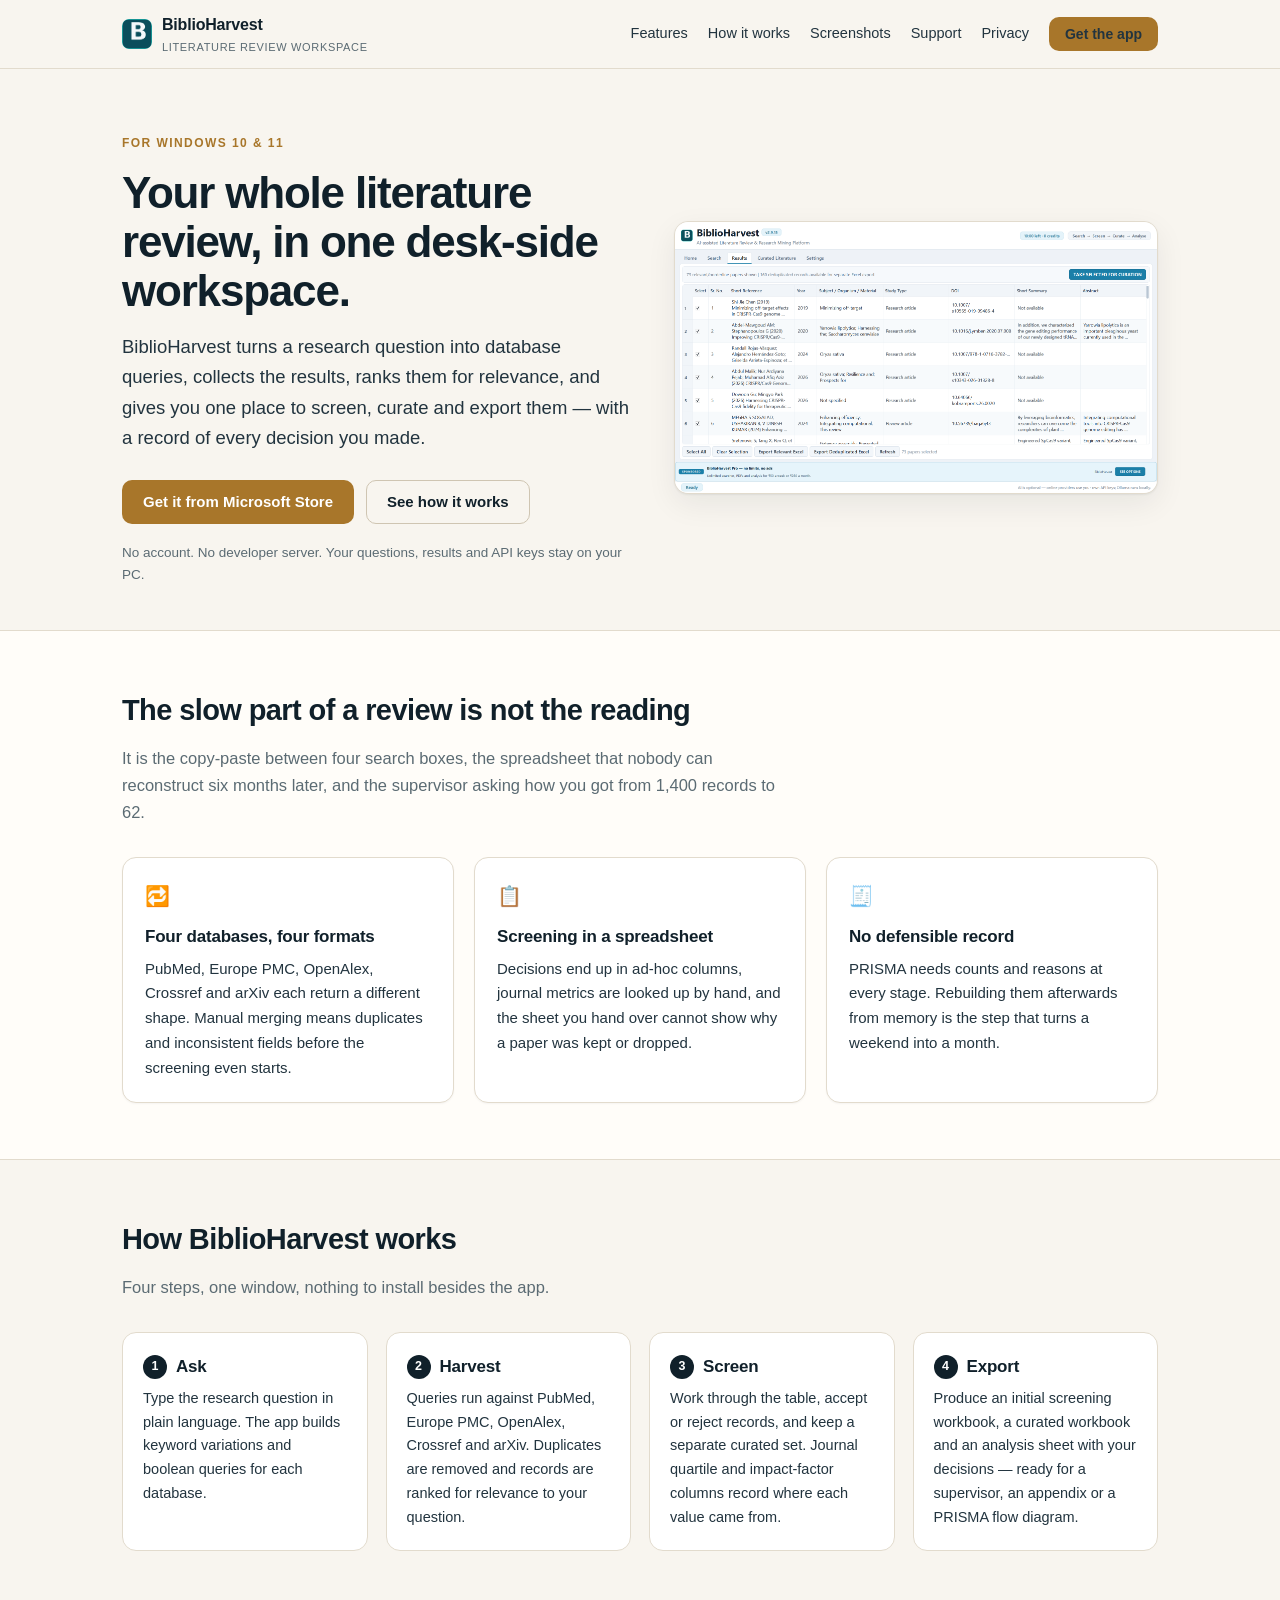
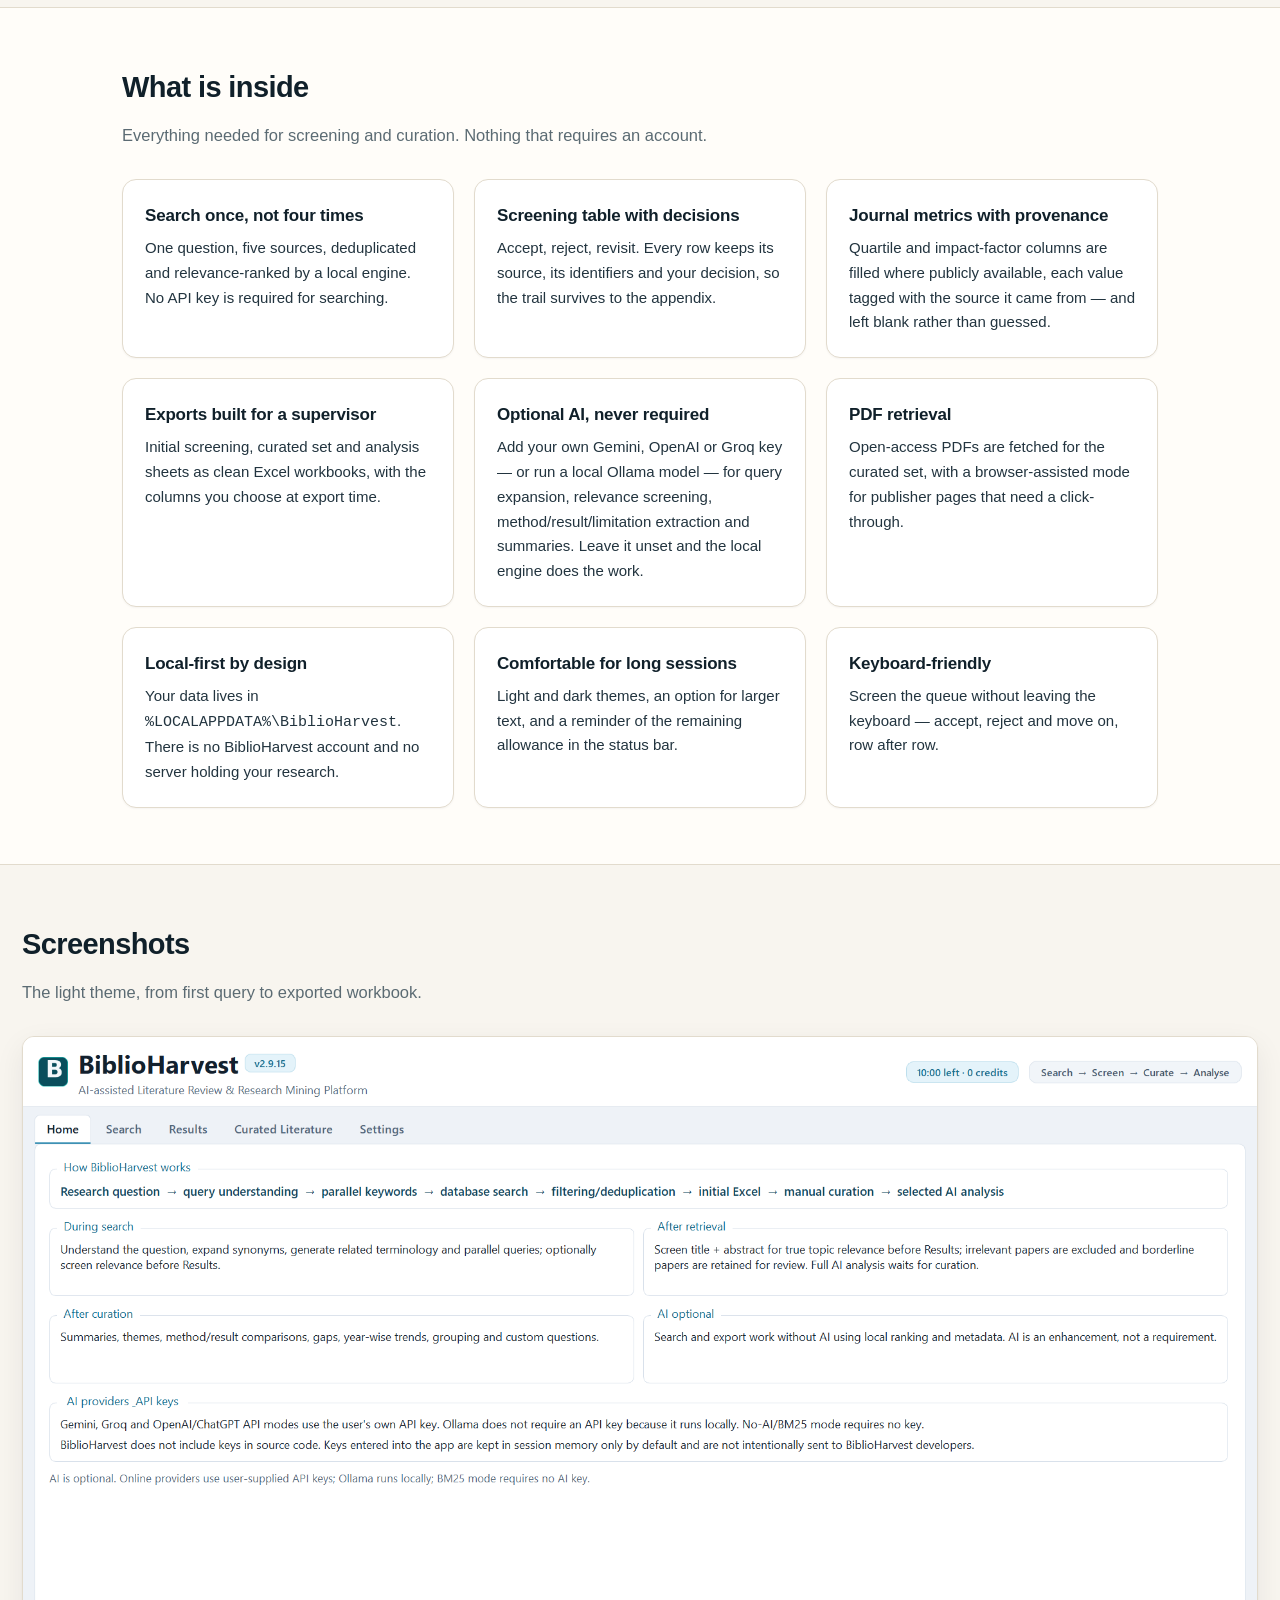
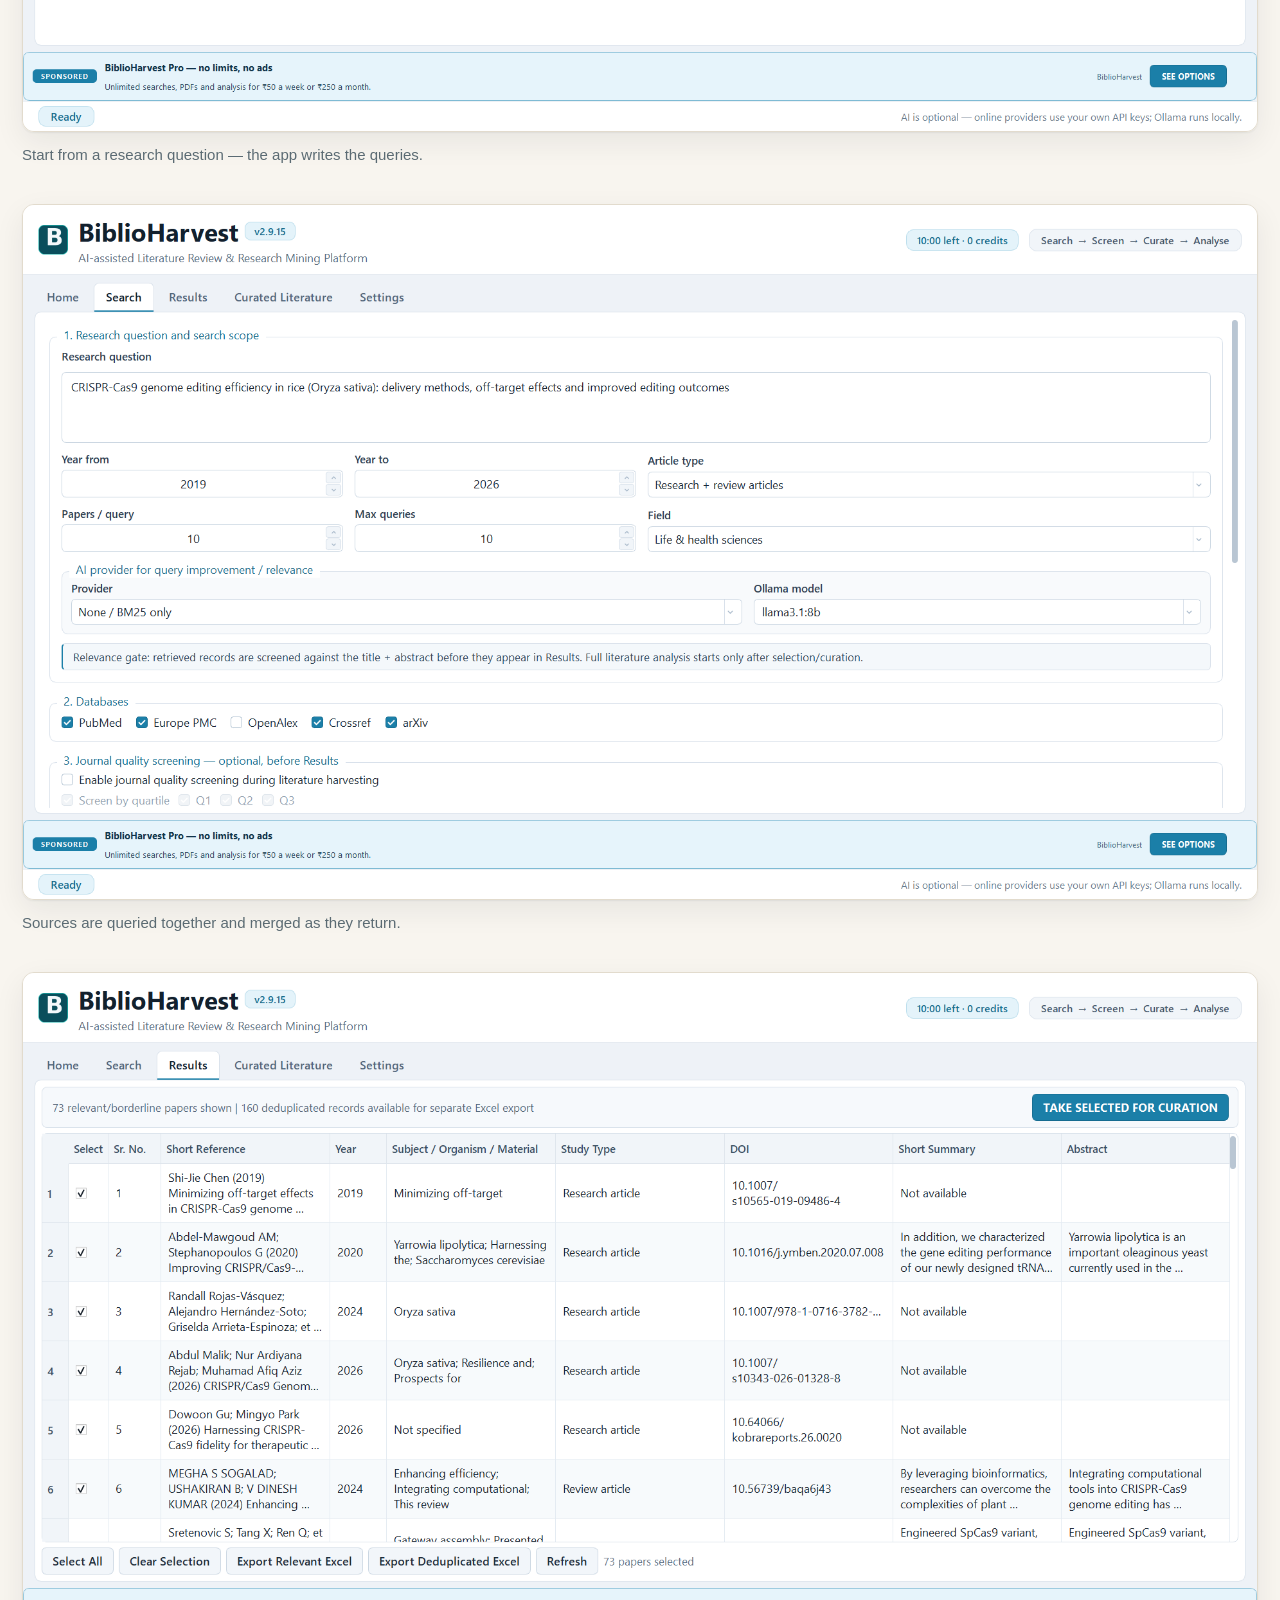
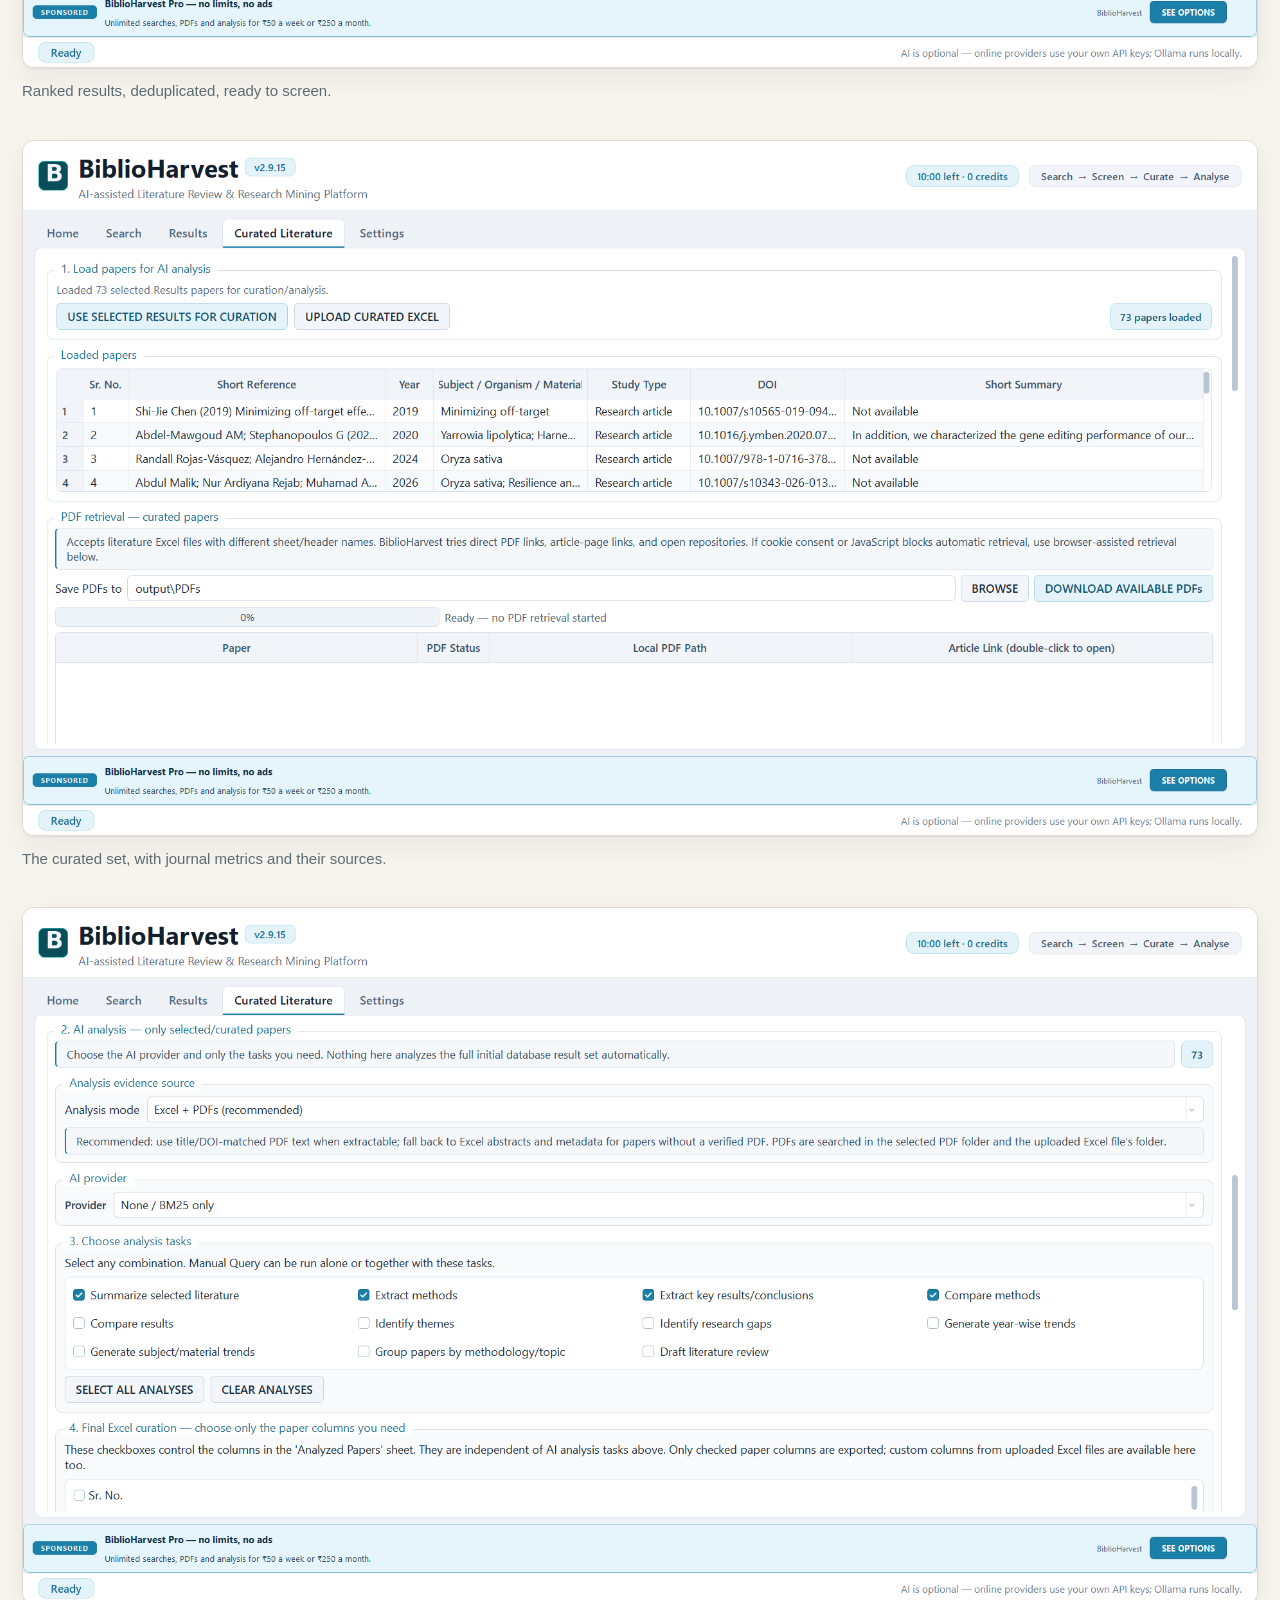
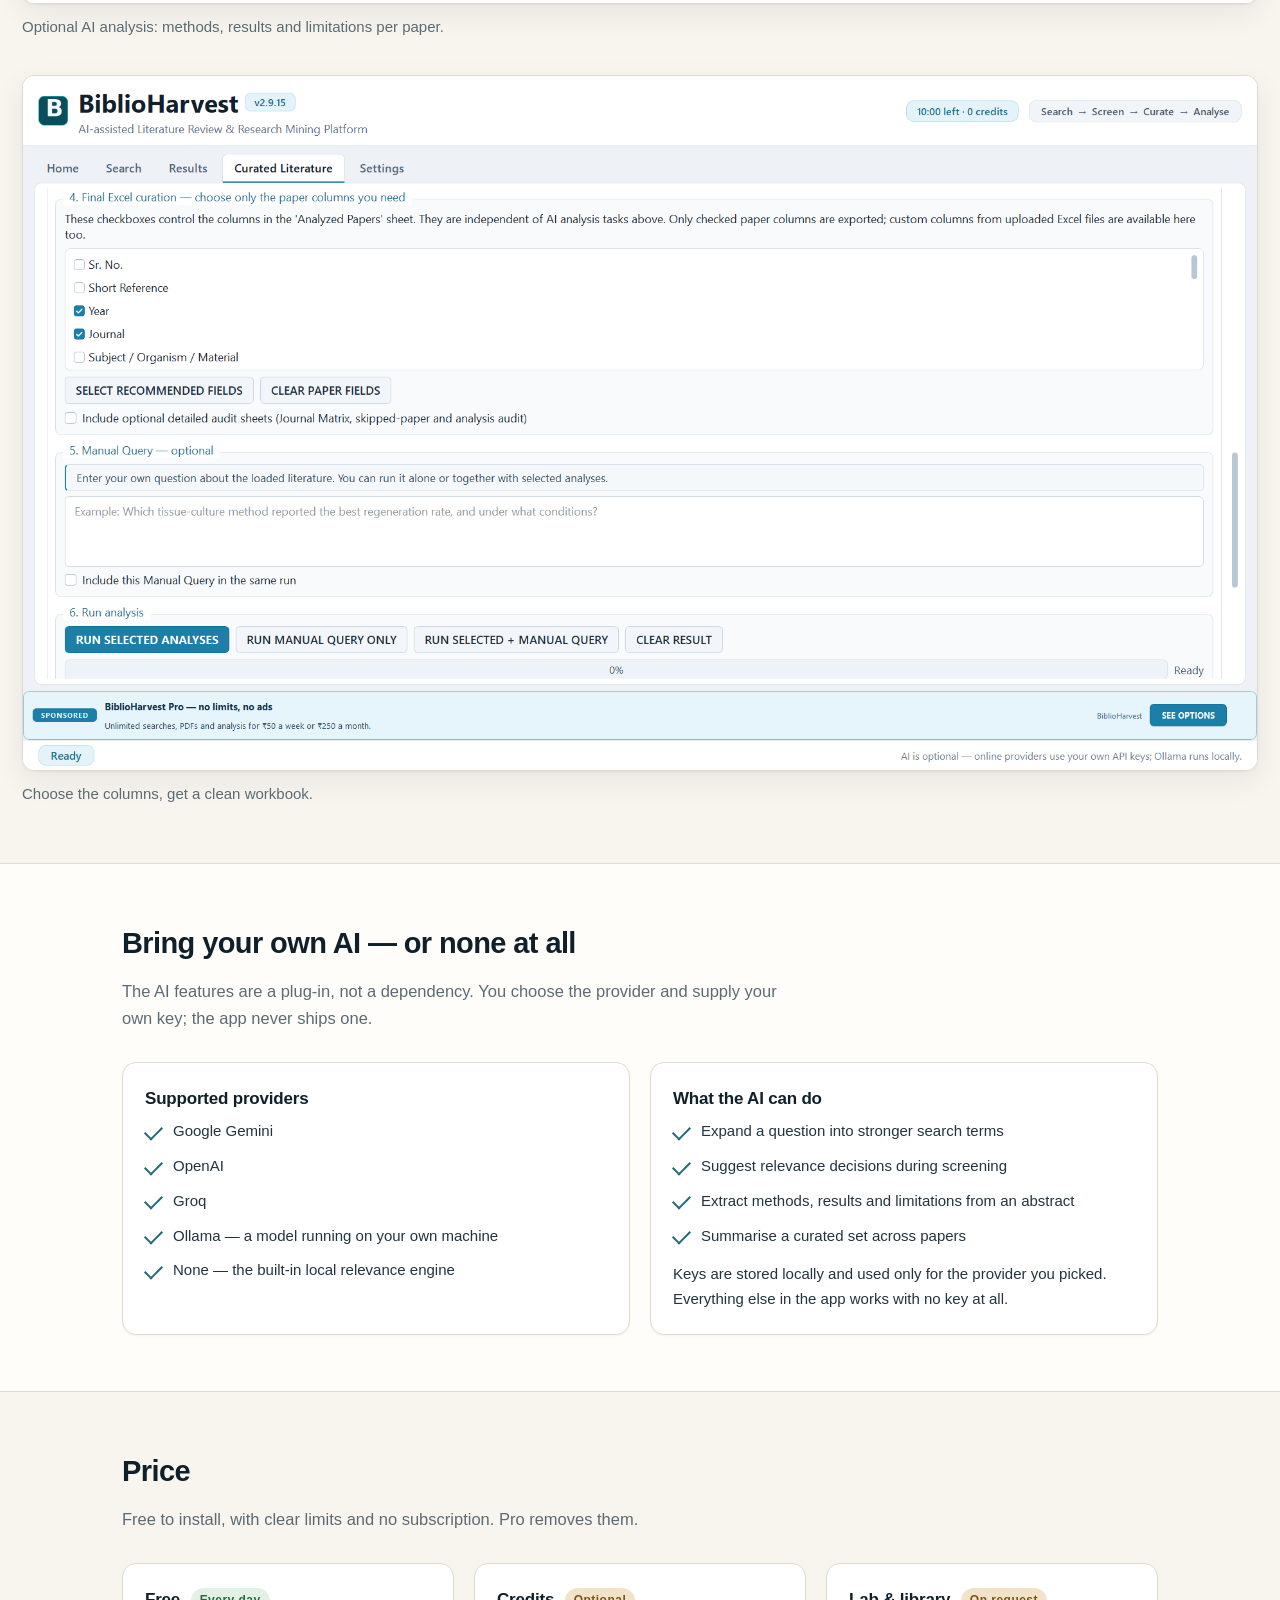
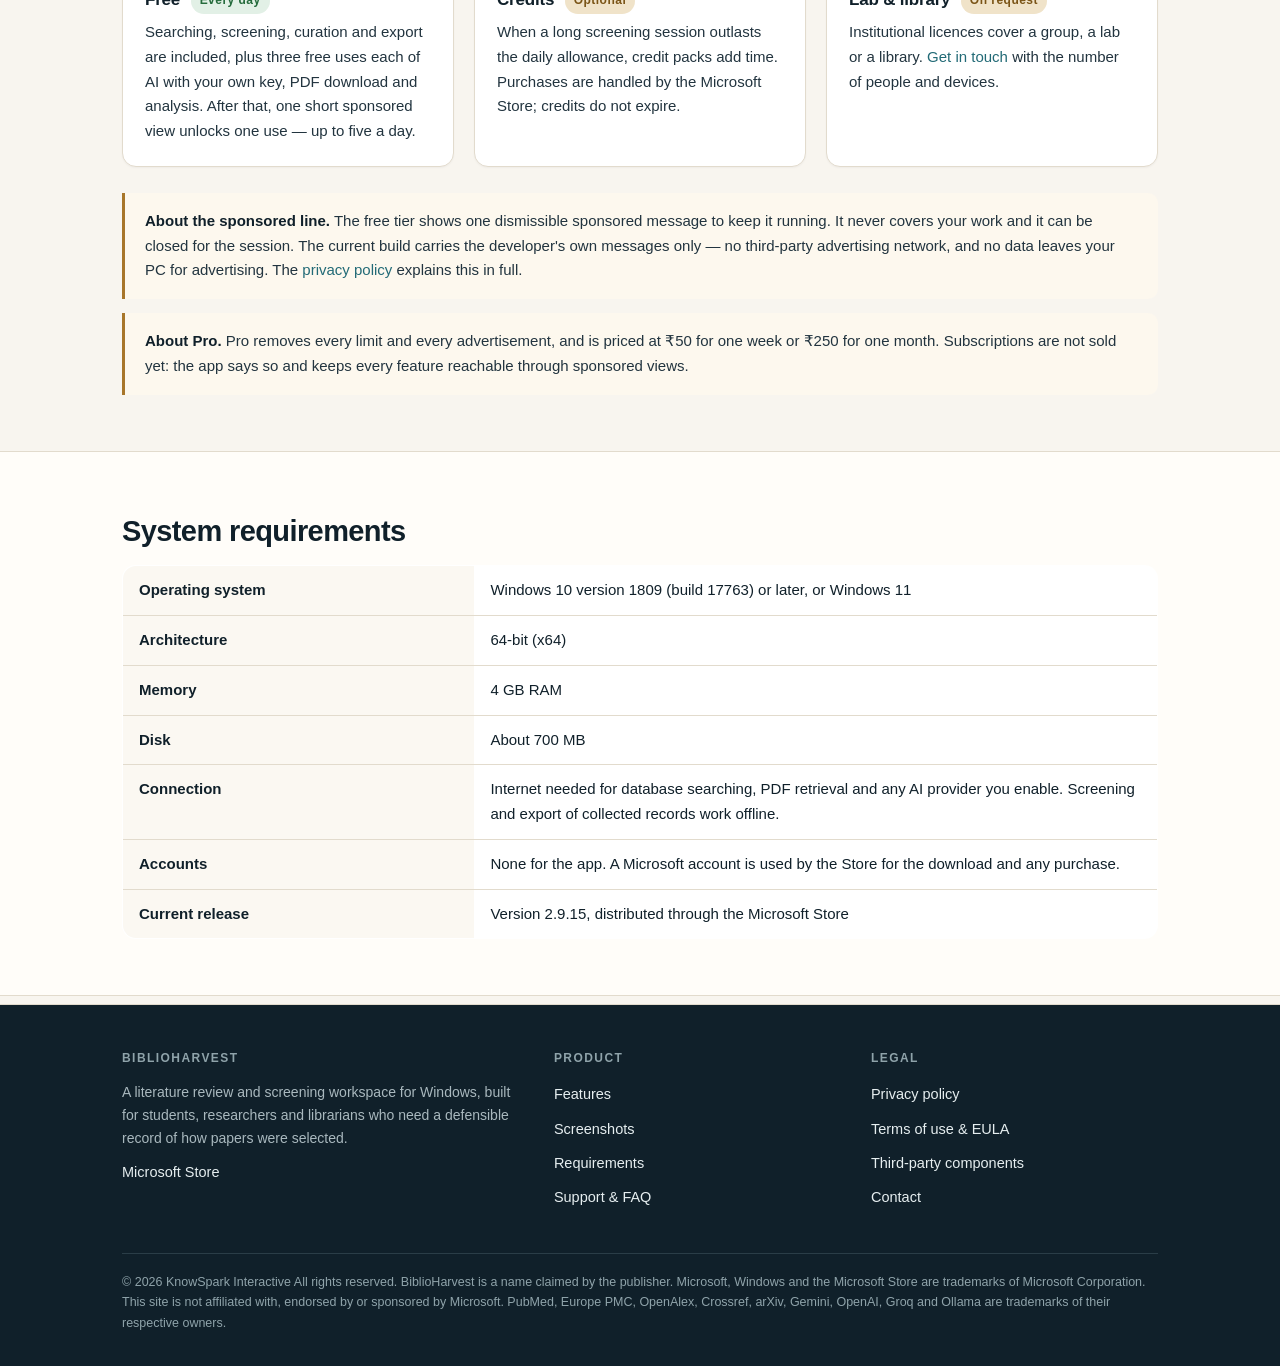
<file: index.html>
<!DOCTYPE html>
<html lang="en">
<head>
<meta charset="utf-8">
<meta name="viewport" content="width=device-width, initial-scale=1">
<title>BiblioHarvest — literature review and screening workspace for Windows</title>
<meta name="description" content="Search PubMed, Europe PMC, OpenAlex, Crossref and arXiv at once, screen results in one table, curate your set and export clean Excel. A local-first literature review workspace for Windows.">
<link rel="icon" href="img/logo.png">
<link rel="stylesheet" href="style.css">
</head>
<body>

<header class="site-header">
  <div class="wrap">
    <a class="brand" href="index.html">
      <img src="img/logo.png" alt="">
      <span>BiblioHarvest<small>Literature review workspace</small></span>
    </a>
    <nav class="nav">
      <a href="#features">Features</a>
      <a href="#how">How it works</a>
      <a href="#screens">Screenshots</a>
      <a href="support.html">Support</a>
      <a href="privacy.html">Privacy</a>
      <a class="btn btn-gold" href="https://apps.microsoft.com/detail/9P6FHX5VFR1T">Get the app</a>
    </nav>
  </div>
</header>

<section class="hero">
  <div class="wrap">
    <div>
      <p class="eyebrow">For Windows 10 &amp; 11</p>
      <h1>Your whole literature review, in one desk-side workspace.</h1>
      <p class="lead">BiblioHarvest turns a research question into database queries, collects the results, ranks
        them for relevance, and gives you one place to screen, curate and export them — with a record of
        every decision you made.</p>
      <div class="hero-actions">
        <a class="btn btn-gold" href="https://apps.microsoft.com/detail/9P6FHX5VFR1T">Get it from Microsoft Store</a>
        <a class="btn btn-ghost" href="#how">See how it works</a>
      </div>
      <p class="hero-note">No account. No developer server. Your questions, results and API keys stay on your PC.</p>
    </div>
    <div>
      <img class="shot" src="img/results.png" alt="BiblioHarvest results table with relevance-ranked records">
    </div>
  </div>
</section>

<section class="band band-alt" id="why">
  <div class="wrap">
    <h2>The slow part of a review is not the reading</h2>
    <p class="section-intro">It is the copy-paste between four search boxes, the spreadsheet that nobody can
      reconstruct six months later, and the supervisor asking how you got from 1,400 records to 62.</p>
    <div class="grid grid-3">
      <div class="card">
        <span class="icon" aria-hidden="true">🔁</span>
        <h3>Four databases, four formats</h3>
        <p>PubMed, Europe PMC, OpenAlex, Crossref and arXiv each return a different shape. Manual merging
          means duplicates and inconsistent fields before the screening even starts.</p>
      </div>
      <div class="card">
        <span class="icon" aria-hidden="true">📋</span>
        <h3>Screening in a spreadsheet</h3>
        <p>Decisions end up in ad-hoc columns, journal metrics are looked up by hand, and the sheet you
          hand over cannot show why a paper was kept or dropped.</p>
      </div>
      <div class="card">
        <span class="icon" aria-hidden="true">🧾</span>
        <h3>No defensible record</h3>
        <p>PRISMA needs counts and reasons at every stage. Rebuilding them afterwards from memory is the
          step that turns a weekend into a month.</p>
      </div>
    </div>
  </div>
</section>

<section class="band" id="how">
  <div class="wrap">
    <h2>How BiblioHarvest works</h2>
    <p class="section-intro">Four steps, one window, nothing to install besides the app.</p>
    <div class="steps">
      <div class="step">
        <h3>Ask</h3>
        <p>Type the research question in plain language. The app builds keyword variations and boolean
          queries for each database.</p>
      </div>
      <div class="step">
        <h3>Harvest</h3>
        <p>Queries run against PubMed, Europe PMC, OpenAlex, Crossref and arXiv. Duplicates are removed and
          records are ranked for relevance to your question.</p>
      </div>
      <div class="step">
        <h3>Screen</h3>
        <p>Work through the table, accept or reject records, and keep a separate curated set. Journal
          quartile and impact-factor columns record where each value came from.</p>
      </div>
      <div class="step">
        <h3>Export</h3>
        <p>Produce an initial screening workbook, a curated workbook and an analysis sheet with your
          decisions — ready for a supervisor, an appendix or a PRISMA flow diagram.</p>
      </div>
    </div>
  </div>
</section>

<section class="band band-alt" id="features">
  <div class="wrap">
    <h2>What is inside</h2>
    <p class="section-intro">Everything needed for screening and curation. Nothing that requires an account.</p>
    <div class="grid grid-3">
      <div class="card">
        <h3>Search once, not four times</h3>
        <p>One question, five sources, deduplicated and relevance-ranked by a local engine. No API key is
          required for searching.</p>
      </div>
      <div class="card">
        <h3>Screening table with decisions</h3>
        <p>Accept, reject, revisit. Every row keeps its source, its identifiers and your decision, so the
          trail survives to the appendix.</p>
      </div>
      <div class="card">
        <h3>Journal metrics with provenance</h3>
        <p>Quartile and impact-factor columns are filled where publicly available, each value tagged with
          the source it came from — and left blank rather than guessed.</p>
      </div>
      <div class="card">
        <h3>Exports built for a supervisor</h3>
        <p>Initial screening, curated set and analysis sheets as clean Excel workbooks, with the columns
          you choose at export time.</p>
      </div>
      <div class="card">
        <h3>Optional AI, never required</h3>
        <p>Add your own Gemini, OpenAI or Groq key — or run a local Ollama model — for query expansion,
          relevance screening, method/result/limitation extraction and summaries. Leave it unset and the
          local engine does the work.</p>
      </div>
      <div class="card">
        <h3>PDF retrieval</h3>
        <p>Open-access PDFs are fetched for the curated set, with a browser-assisted mode for publisher
          pages that need a click-through.</p>
      </div>
      <div class="card">
        <h3>Local-first by design</h3>
        <p>Your data lives in <code>%LOCALAPPDATA%\BiblioHarvest</code>. There is no BiblioHarvest account
          and no server holding your research.</p>
      </div>
      <div class="card">
        <h3>Comfortable for long sessions</h3>
        <p>Light and dark themes, an option for larger text, and a reminder of the remaining allowance in
          the status bar.</p>
      </div>
      <div class="card">
        <h3>Keyboard-friendly</h3>
        <p>Screen the queue without leaving the keyboard — accept, reject and move on, row after row.</p>
      </div>
    </div>
  </div>
</section>

<section class="band" id="screens">
  <div class="wrap">
    <h2>Screenshots</h2>
    <p class="section-intro">The light theme, from first query to exported workbook.</p>
    <div class="gallery">
      <figure>
        <img src="img/home.png" alt="BiblioHarvest home screen with a research question field">
        <figcaption>Start from a research question — the app writes the queries.</figcaption>
      </figure>
      <figure>
        <img src="img/search.png" alt="Search progress showing results collected from several databases">
        <figcaption>Sources are queried together and merged as they return.</figcaption>
      </figure>
      <figure>
        <img src="img/results.png" alt="Ranked results table">
        <figcaption>Ranked results, deduplicated, ready to screen.</figcaption>
      </figure>
      <figure>
        <img src="img/curated.png" alt="Curated set table with journal metric columns">
        <figcaption>The curated set, with journal metrics and their sources.</figcaption>
      </figure>
      <figure>
        <img src="img/analysis.png" alt="Analysis tab extracting methods, results and limitations">
        <figcaption>Optional AI analysis: methods, results and limitations per paper.</figcaption>
      </figure>
      <figure>
        <img src="img/export.png" alt="Export dialog with selectable columns">
        <figcaption>Choose the columns, get a clean workbook.</figcaption>
      </figure>
    </div>
  </div>
</section>

<section class="band band-alt" id="ai">
  <div class="wrap">
    <h2>Bring your own AI — or none at all</h2>
    <p class="section-intro">The AI features are a plug-in, not a dependency. You choose the provider and
      supply your own key; the app never ships one.</p>
    <div class="grid grid-2">
      <div class="card">
        <h3>Supported providers</h3>
        <ul class="checklist">
          <li>Google Gemini</li>
          <li>OpenAI</li>
          <li>Groq</li>
          <li>Ollama — a model running on your own machine</li>
          <li>None — the built-in local relevance engine</li>
        </ul>
      </div>
      <div class="card">
        <h3>What the AI can do</h3>
        <ul class="checklist">
          <li>Expand a question into stronger search terms</li>
          <li>Suggest relevance decisions during screening</li>
          <li>Extract methods, results and limitations from an abstract</li>
          <li>Summarise a curated set across papers</li>
        </ul>
        <p style="margin-top:14px">Keys are stored locally and used only for the provider you picked.
          Everything else in the app works with no key at all.</p>
      </div>
    </div>
  </div>
</section>

<section class="band" id="pricing">
  <div class="wrap">
    <h2>Price</h2>
    <p class="section-intro">Free to install, with clear limits and no subscription. Pro removes them.</p>
    <div class="grid grid-3">
      <div class="card">
        <h3>Free <span class="pill pill-free">Every day</span></h3>
        <p>Searching, screening, curation and export are included, plus three free uses each of AI with your
          own key, PDF download and analysis. After that, one short sponsored view unlocks one use — up to five
          a day.</p>
      </div>
      <div class="card">
        <h3>Credits <span class="pill">Optional</span></h3>
        <p>When a long screening session outlasts the daily allowance, credit packs add time. Purchases are
          handled by the Microsoft Store; credits do not expire.</p>
      </div>
      <div class="card">
        <h3>Lab &amp; library <span class="pill">On request</span></h3>
        <p>Institutional licences cover a group, a lab or a library. <a href="support.html#contact">Get in
          touch</a> with the number of people and devices.</p>
      </div>
    </div>
    <div class="notice" style="margin-top:26px">
      <strong>About the sponsored line.</strong> The free tier shows one dismissible sponsored message to keep
      it running. It never covers your work and it can be closed for the session. The current build carries the
      developer's own messages only — no third-party advertising network, and no data leaves your PC for
      advertising. The <a href="privacy.html">privacy policy</a> explains this in full.
    </div>
    <div class="notice" style="margin-top:14px">
      <strong>About Pro.</strong> Pro removes every limit and every advertisement, and is priced at ₹50 for one
      week or ₹250 for one month. Subscriptions are not sold yet: the app says so and keeps every feature
      reachable through sponsored views.
    </div>
  </div>
</section>

<section class="band band-alt" id="requirements">
  <div class="wrap">
    <h2>System requirements</h2>
    <table class="spec">
      <tr><th>Operating system</th><td>Windows 10 version 1809 (build 17763) or later, or Windows 11</td></tr>
      <tr><th>Architecture</th><td>64-bit (x64)</td></tr>
      <tr><th>Memory</th><td>4 GB RAM</td></tr>
      <tr><th>Disk</th><td>About 700 MB</td></tr>
      <tr><th>Connection</th><td>Internet needed for database searching, PDF retrieval and any AI provider you enable. Screening and export of collected records work offline.</td></tr>
      <tr><th>Accounts</th><td>None for the app. A Microsoft account is used by the Store for the download and any purchase.</td></tr>
      <tr><th>Current release</th><td>Version 2.9.15, distributed through the Microsoft Store</td></tr>
    </table>
  </div>
</section>

<footer class="site-footer">
  <div class="wrap">
    <div>
      <h4>BiblioHarvest</h4>
      <p>A literature review and screening workspace for Windows, built for students, researchers and
        librarians who need a defensible record of how papers were selected.</p>
      <p><a href="https://apps.microsoft.com/detail/9P6FHX5VFR1T">Microsoft Store</a></p>
    </div>
    <div>
      <h4>Product</h4>
      <ul>
        <li><a href="index.html#features">Features</a></li>
        <li><a href="index.html#screens">Screenshots</a></li>
        <li><a href="index.html#requirements">Requirements</a></li>
        <li><a href="support.html">Support &amp; FAQ</a></li>
      </ul>
    </div>
    <div>
      <h4>Legal</h4>
      <ul>
        <li><a href="privacy.html">Privacy policy</a></li>
        <li><a href="terms.html">Terms of use &amp; EULA</a></li>
        <li><a href="terms.html#third-party">Third-party components</a></li>
        <li><a href="support.html#contact">Contact</a></li>
      </ul>
    </div>
    <div class="legal">
      © 2026 KnowSpark Interactive All rights reserved. BiblioHarvest is a name claimed by the publisher. Microsoft,
      Windows and the Microsoft Store are trademarks of Microsoft Corporation. This site is not affiliated
      with, endorsed by or sponsored by Microsoft. PubMed, Europe PMC, OpenAlex, Crossref, arXiv, Gemini,
      OpenAI, Groq and Ollama are trademarks of their respective owners.
    </div>
  </div>
</footer>

</body>
</html>
</file>
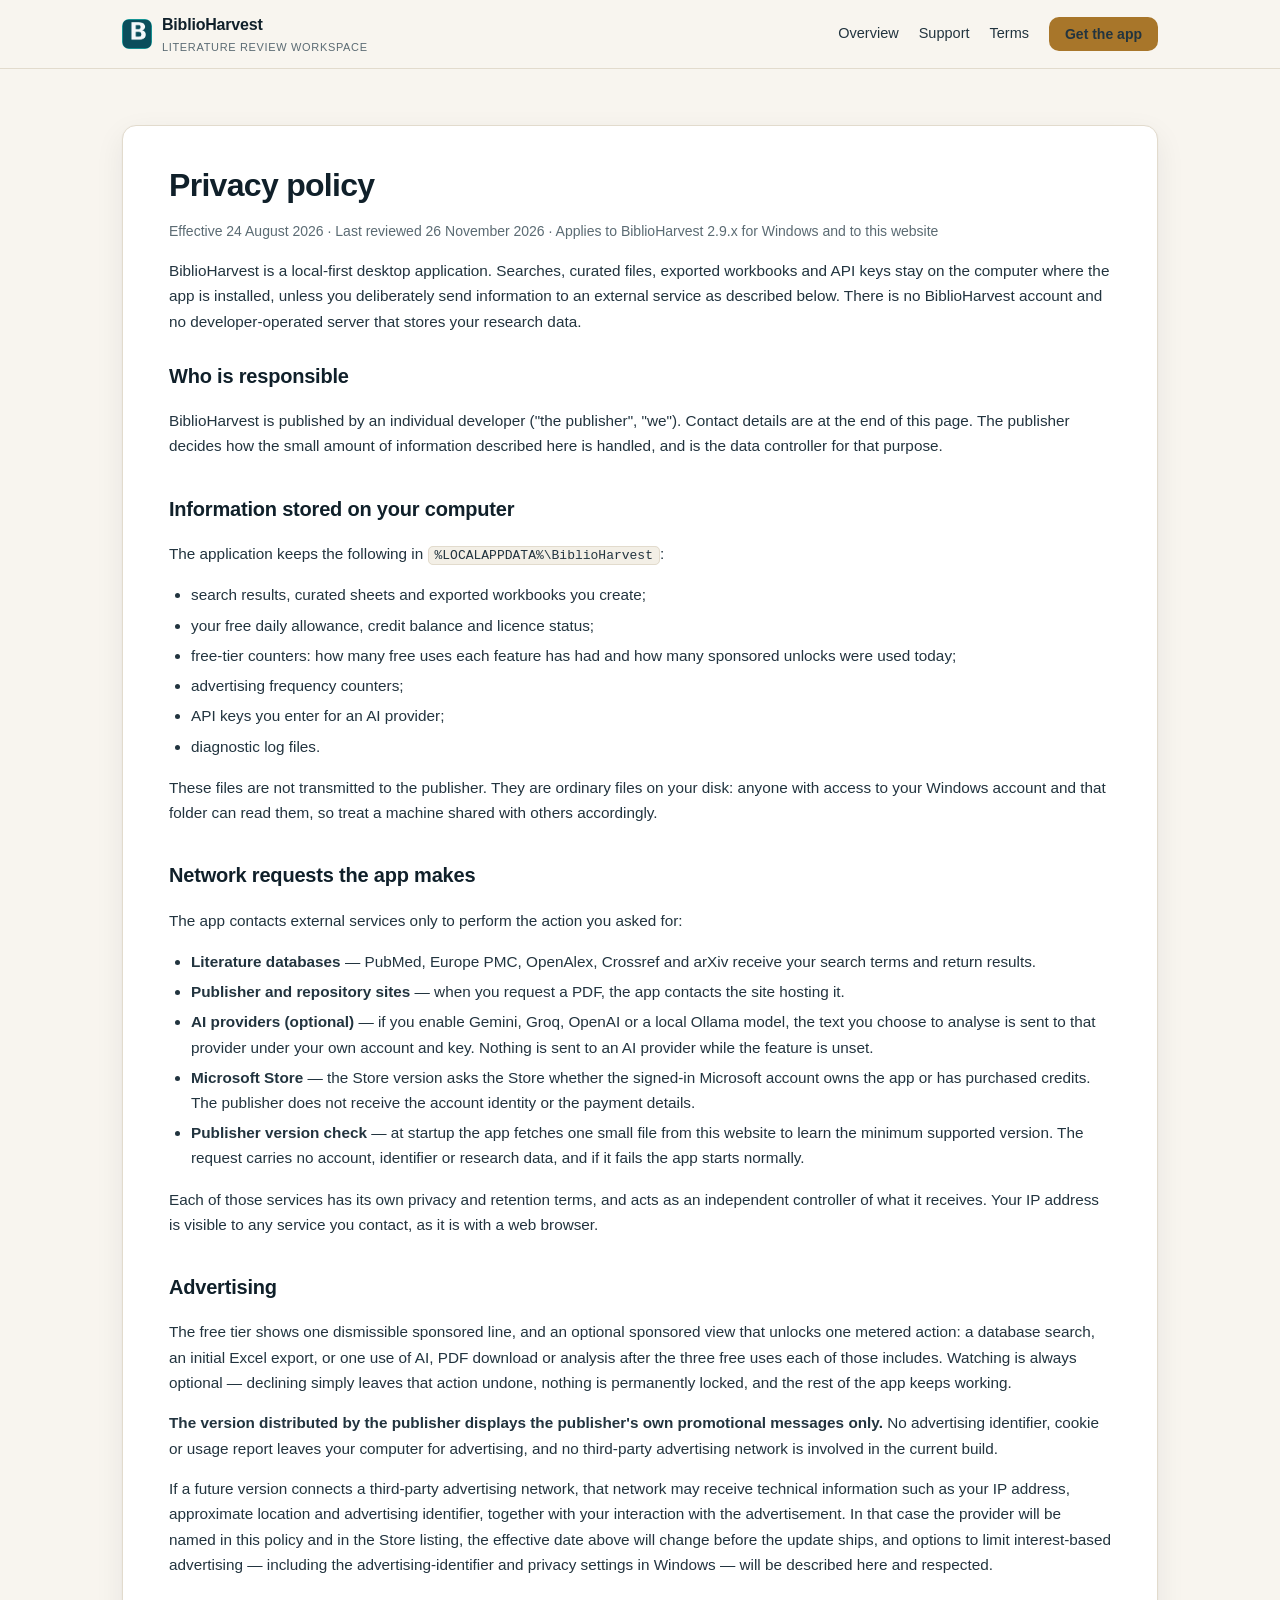
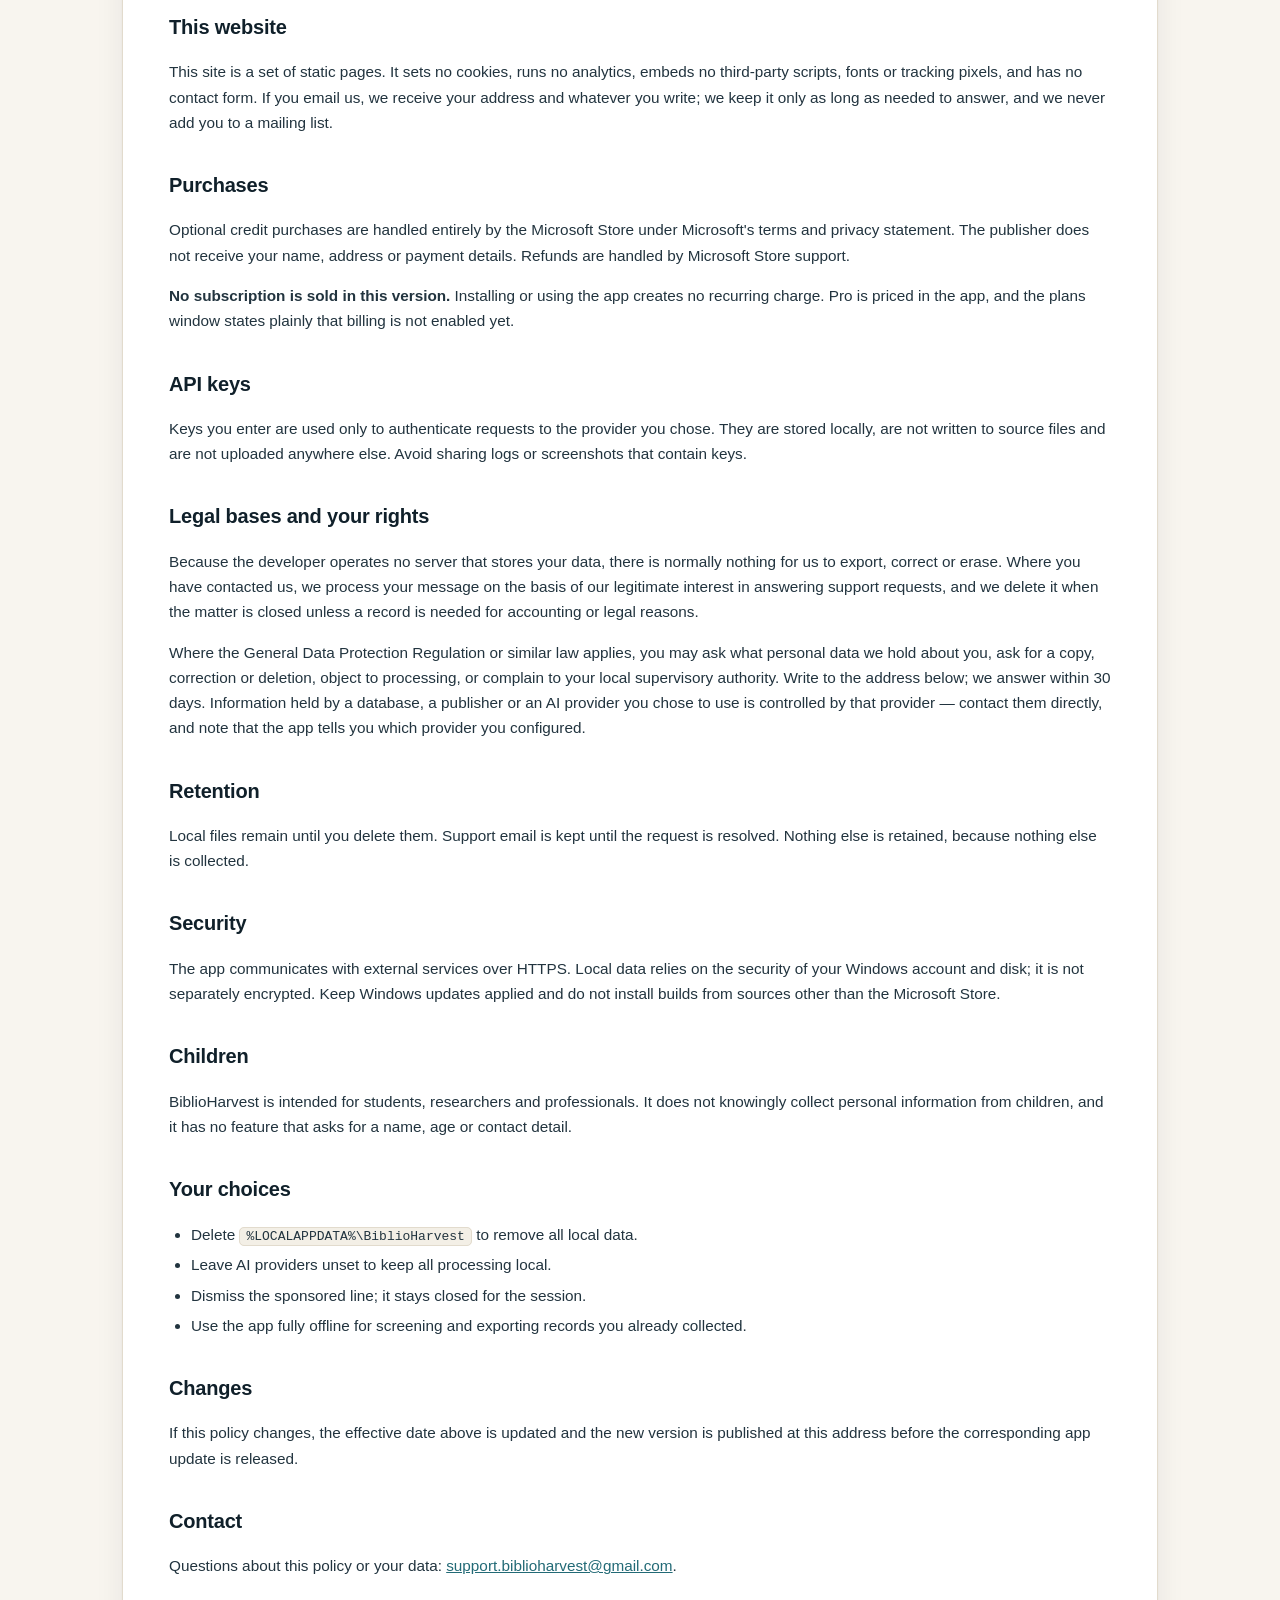
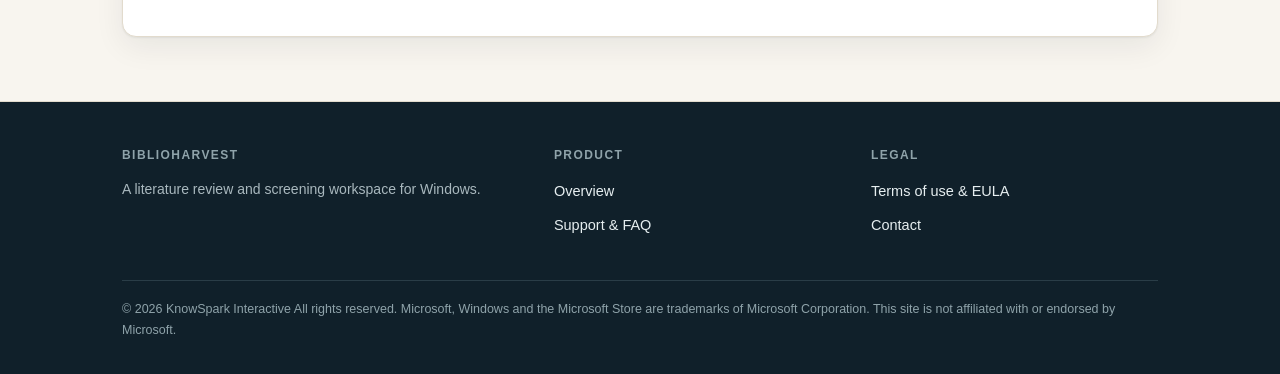
<file: privacy.html>
<!DOCTYPE html>
<html lang="en">
<head>
<meta charset="utf-8">
<meta name="viewport" content="width=device-width, initial-scale=1">
<title>Privacy policy — BiblioHarvest</title>
<meta name="description" content="How BiblioHarvest handles data: everything stays on your computer, which external services the app contacts, advertising, purchases and your choices.">
<link rel="icon" href="img/logo.png">
<link rel="stylesheet" href="style.css">
</head>
<body>

<header class="site-header">
  <div class="wrap">
    <a class="brand" href="index.html">
      <img src="img/logo.png" alt="">
      <span>BiblioHarvest<small>Literature review workspace</small></span>
    </a>
    <nav class="nav">
      <a href="index.html">Overview</a>
      <a href="support.html">Support</a>
      <a href="terms.html">Terms</a>
      <a class="btn btn-gold" href="https://apps.microsoft.com/detail/9P6FHX5VFR1T">Get the app</a>
    </nav>
  </div>
</header>

<main class="band">
  <div class="wrap">
    <article class="doc">
      <h1>Privacy policy</h1>
      <p class="meta">Effective 24 August 2026 · Last reviewed 26 November 2026 · Applies to BiblioHarvest
        2.9.x for Windows and to this website</p>

      <p>BiblioHarvest is a local-first desktop application. Searches, curated files, exported workbooks and
        API keys stay on the computer where the app is installed, unless you deliberately send information to
        an external service as described below. There is no BiblioHarvest account and no developer-operated
        server that stores your research data.</p>

      <h2>Who is responsible</h2>
      <p>BiblioHarvest is published by an individual developer ("the publisher", "we"). Contact details are at
        the end of this page. The publisher decides how the small amount of information described here is
        handled, and is the data controller for that purpose.</p>

      <h2>Information stored on your computer</h2>
      <p>The application keeps the following in <code>%LOCALAPPDATA%\BiblioHarvest</code>:</p>
      <ul>
        <li>search results, curated sheets and exported workbooks you create;</li>
        <li>your free daily allowance, credit balance and licence status;</li>
        <li>free-tier counters: how many free uses each feature has had and how many sponsored unlocks
          were used today;</li>
        <li>advertising frequency counters;</li>
        <li>API keys you enter for an AI provider;</li>
        <li>diagnostic log files.</li>
      </ul>
      <p>These files are not transmitted to the publisher. They are ordinary files on your disk: anyone with
        access to your Windows account and that folder can read them, so treat a machine shared with others
        accordingly.</p>

      <h2>Network requests the app makes</h2>
      <p>The app contacts external services only to perform the action you asked for:</p>
      <ul>
        <li><strong>Literature databases</strong> — PubMed, Europe PMC, OpenAlex, Crossref and arXiv receive
          your search terms and return results.</li>
        <li><strong>Publisher and repository sites</strong> — when you request a PDF, the app contacts the
          site hosting it.</li>
        <li><strong>AI providers (optional)</strong> — if you enable Gemini, Groq, OpenAI or a local Ollama
          model, the text you choose to analyse is sent to that provider under your own account and key.
          Nothing is sent to an AI provider while the feature is unset.</li>
        <li><strong>Microsoft Store</strong> — the Store version asks the Store whether the signed-in
          Microsoft account owns the app or has purchased credits. The publisher does not receive the account
          identity or the payment details.</li>
        <li><strong>Publisher version check</strong> — at startup the app fetches one small file from this
          website to learn the minimum supported version. The request carries no account, identifier or
          research data, and if it fails the app starts normally.</li>
      </ul>
      <p>Each of those services has its own privacy and retention terms, and acts as an independent controller
        of what it receives. Your IP address is visible to any service you contact, as it is with a web
        browser.</p>

      <h2>Advertising</h2>
      <p>The free tier shows one dismissible sponsored line, and an optional sponsored view that unlocks one
        metered action: a database search, an initial Excel export, or one use of AI, PDF download or analysis
        after the three free uses each of those includes. Watching is always optional — declining simply leaves
        that action undone, nothing is permanently locked, and the rest of the app keeps working.</p>
      <p><strong>The version distributed by the publisher displays the publisher's own promotional messages
        only.</strong> No advertising identifier, cookie or usage report leaves your computer for advertising,
        and no third-party advertising network is involved in the current build.</p>
      <p>If a future version connects a third-party advertising network, that network may receive technical
        information such as your IP address, approximate location and advertising identifier, together with
        your interaction with the advertisement. In that case the provider will be named in this policy and in
        the Store listing, the effective date above will change before the update ships, and options to limit
        interest-based advertising — including the advertising-identifier and privacy settings in Windows —
        will be described here and respected.</p>

      <h2>This website</h2>
      <p>This site is a set of static pages. It sets no cookies, runs no analytics, embeds no third-party
        scripts, fonts or tracking pixels, and has no contact form. If you email us, we receive your address
        and whatever you write; we keep it only as long as needed to answer, and we never add you to a mailing
        list.</p>

      <h2>Purchases</h2>
      <p>Optional credit purchases are handled entirely by the Microsoft Store under Microsoft's terms and
        privacy statement. The publisher does not receive your name, address or payment details. Refunds are
        handled by Microsoft Store support.</p>
      <p><strong>No subscription is sold in this version.</strong> Installing or using the app creates no
        recurring charge. Pro is priced in the app, and the plans window states plainly that billing is not
        enabled yet.</p>

      <h2>API keys</h2>
      <p>Keys you enter are used only to authenticate requests to the provider you chose. They are stored
        locally, are not written to source files and are not uploaded anywhere else. Avoid sharing logs or
        screenshots that contain keys.</p>

      <h2>Legal bases and your rights</h2>
      <p>Because the developer operates no server that stores your data, there is normally nothing for us to
        export, correct or erase. Where you have contacted us, we process your message on the basis of our
        legitimate interest in answering support requests, and we delete it when the matter is closed unless a
        record is needed for accounting or legal reasons.</p>
      <p>Where the General Data Protection Regulation or similar law applies, you may ask what personal data we
        hold about you, ask for a copy, correction or deletion, object to processing, or complain to your local
        supervisory authority. Write to the address below; we answer within 30 days. Information held by a
        database, a publisher or an AI provider you chose to use is controlled by that provider — contact them
        directly, and note that the app tells you which provider you configured.</p>

      <h2>Retention</h2>
      <p>Local files remain until you delete them. Support email is kept until the request is resolved.
        Nothing else is retained, because nothing else is collected.</p>

      <h2>Security</h2>
      <p>The app communicates with external services over HTTPS. Local data relies on the security of your
        Windows account and disk; it is not separately encrypted. Keep Windows updates applied and do not
        install builds from sources other than the Microsoft Store.</p>

      <h2>Children</h2>
      <p>BiblioHarvest is intended for students, researchers and professionals. It does not knowingly collect
        personal information from children, and it has no feature that asks for a name, age or contact detail.</p>

      <h2>Your choices</h2>
      <ul>
        <li>Delete <code>%LOCALAPPDATA%\BiblioHarvest</code> to remove all local data.</li>
        <li>Leave AI providers unset to keep all processing local.</li>
        <li>Dismiss the sponsored line; it stays closed for the session.</li>
        <li>Use the app fully offline for screening and exporting records you already collected.</li>
      </ul>

      <h2>Changes</h2>
      <p>If this policy changes, the effective date above is updated and the new version is published at this
        address before the corresponding app update is released.</p>

      <h2>Contact</h2>
      <p>Questions about this policy or your data:
        <a href="mailto:support.biblioharvest@gmail.com">support.biblioharvest@gmail.com</a>.</p>
    </article>
  </div>
</main>

<footer class="site-footer">
  <div class="wrap">
    <div>
      <h4>BiblioHarvest</h4>
      <p>A literature review and screening workspace for Windows.</p>
    </div>
    <div>
      <h4>Product</h4>
      <ul>
        <li><a href="index.html">Overview</a></li>
        <li><a href="support.html">Support &amp; FAQ</a></li>
      </ul>
    </div>
    <div>
      <h4>Legal</h4>
      <ul>
        <li><a href="terms.html">Terms of use &amp; EULA</a></li>
        <li><a href="support.html#contact">Contact</a></li>
      </ul>
    </div>
    <div class="legal">© 2026 KnowSpark Interactive All rights reserved. Microsoft, Windows and the Microsoft Store are
      trademarks of Microsoft Corporation. This site is not affiliated with or endorsed by Microsoft.</div>
  </div>
</footer>

</body>
</html>
</file>
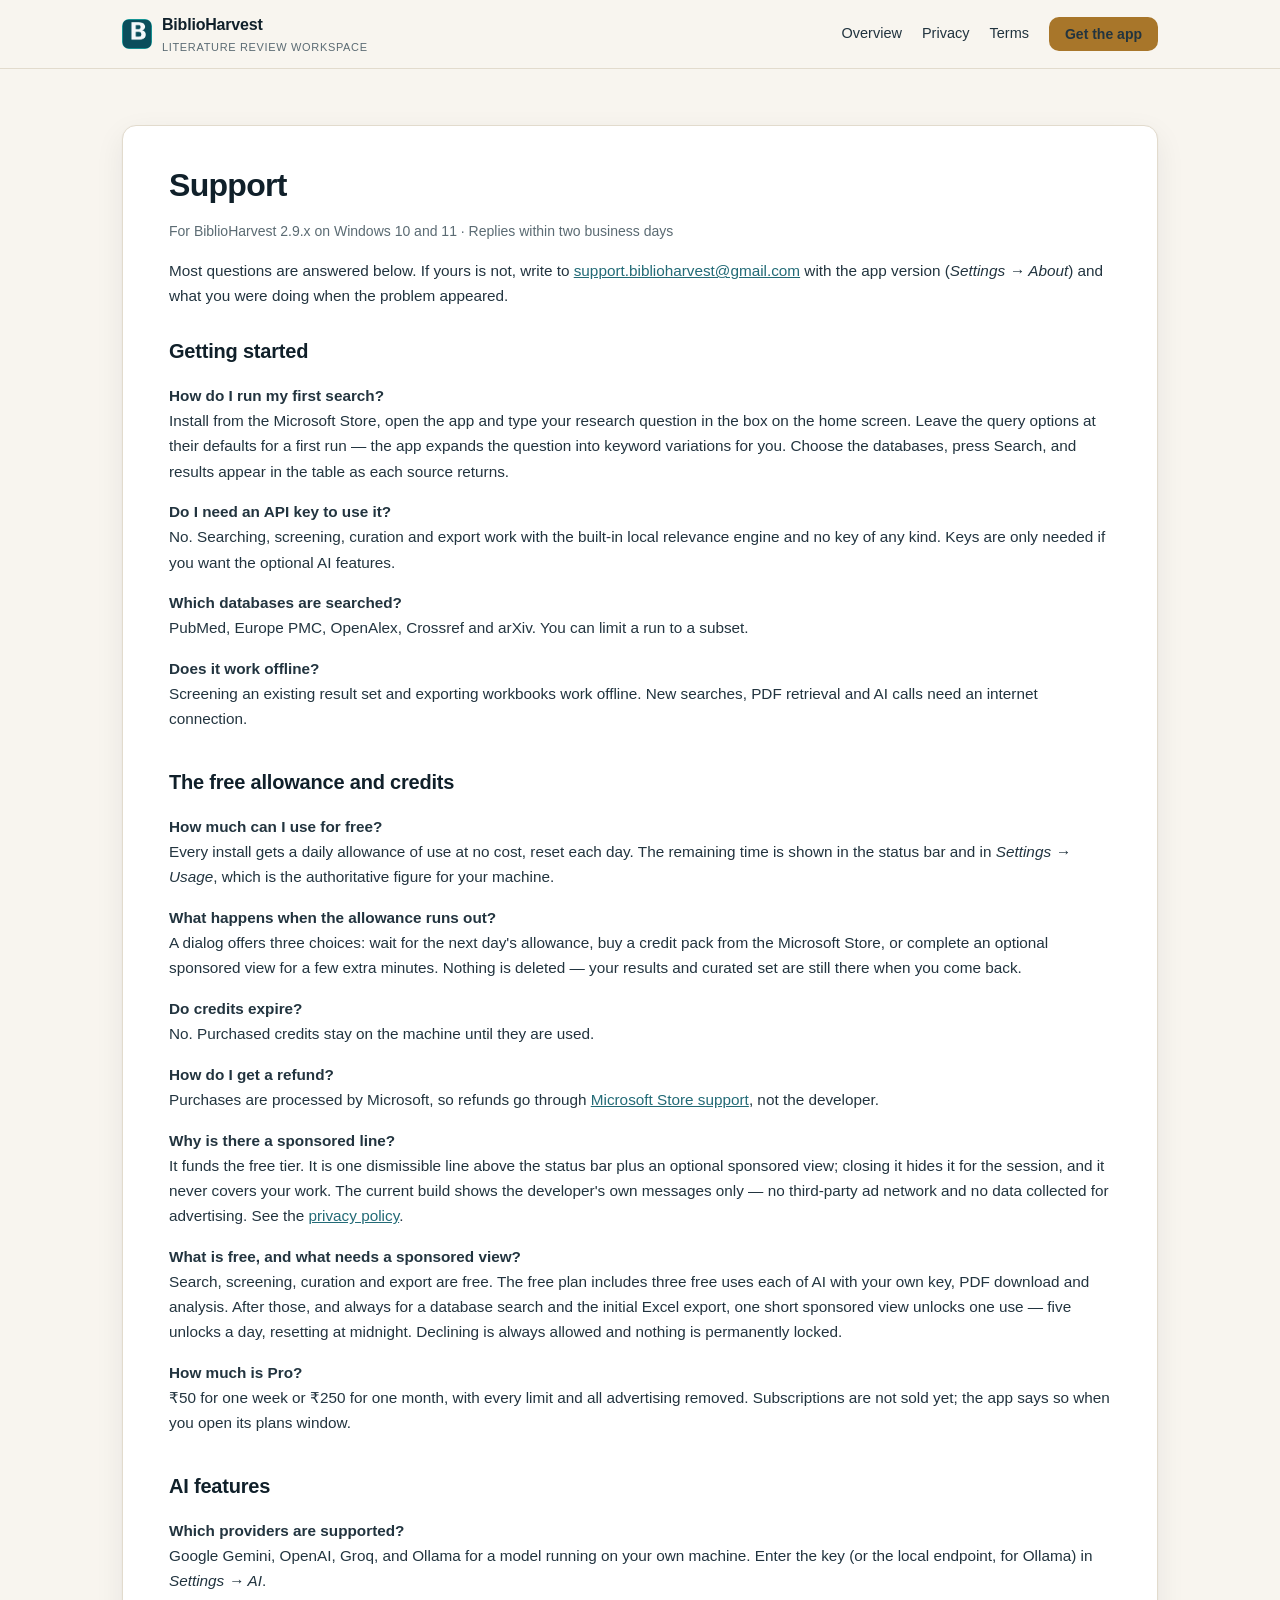
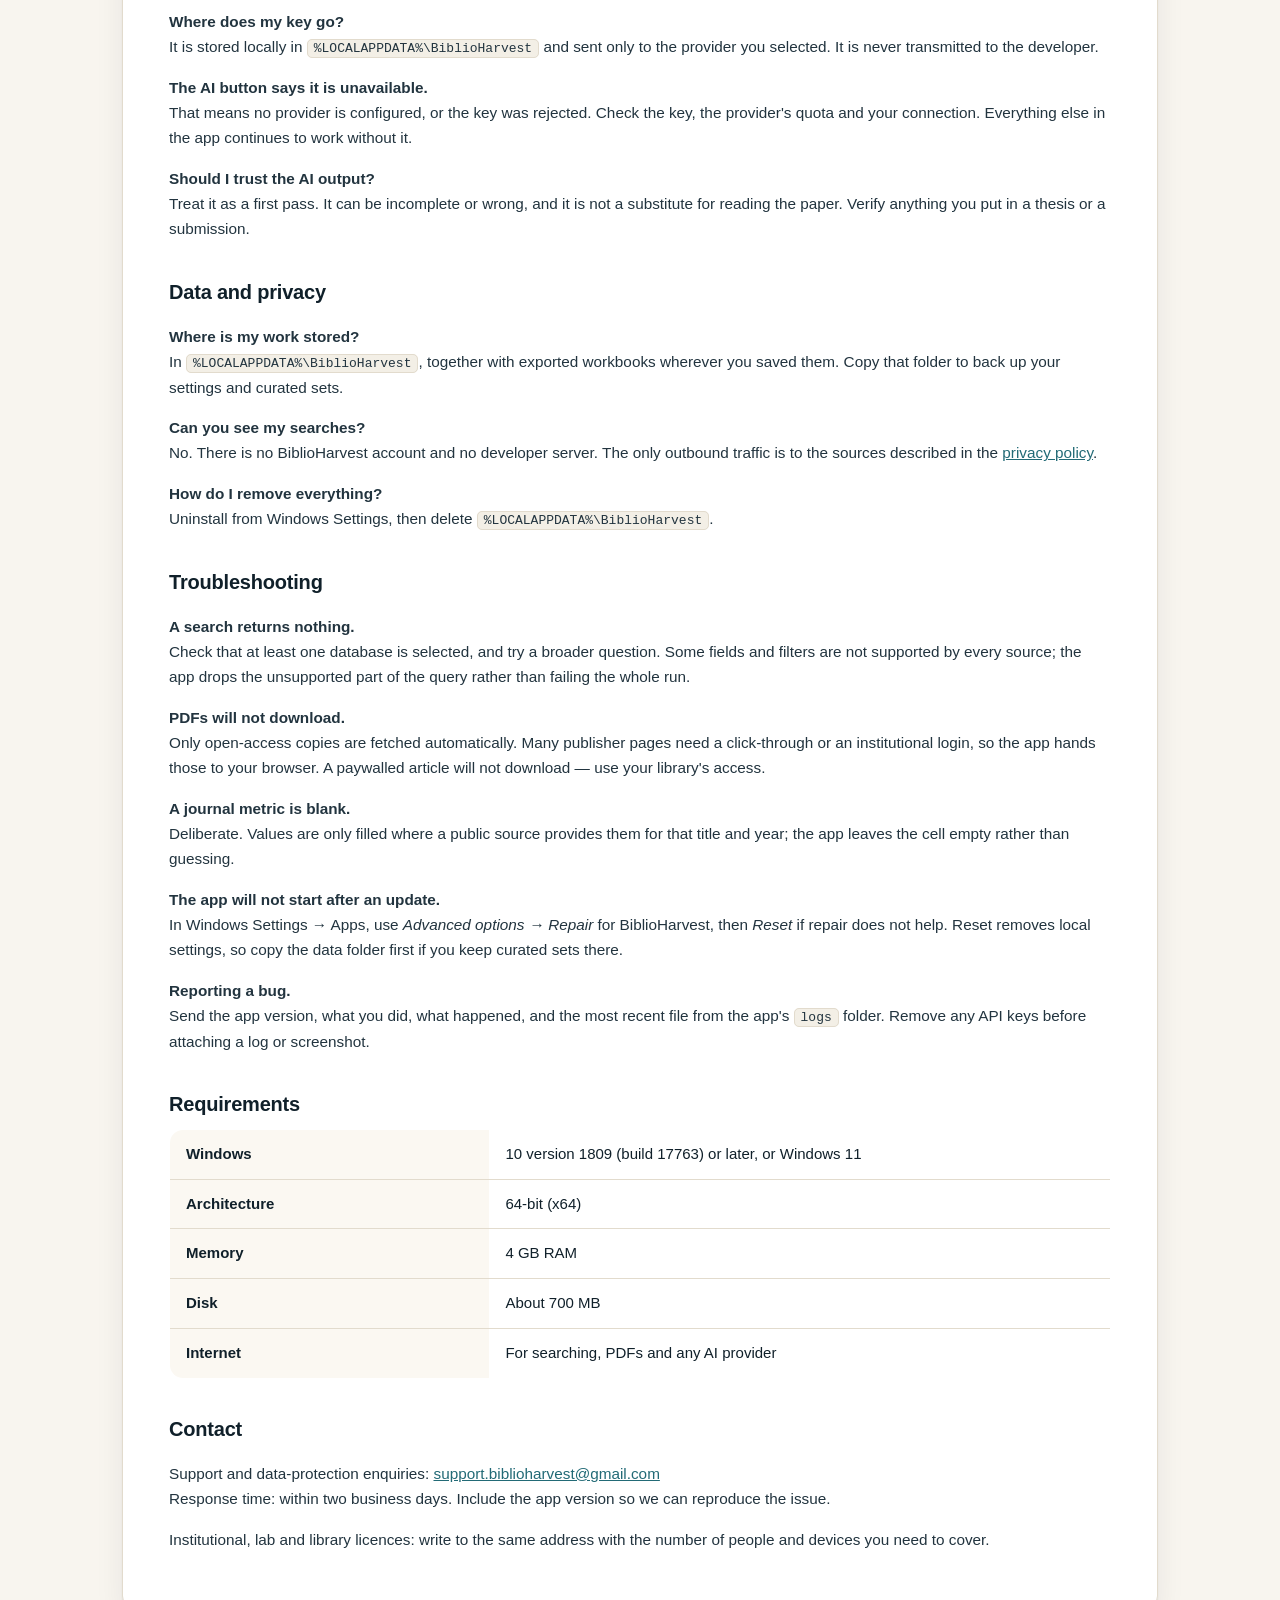
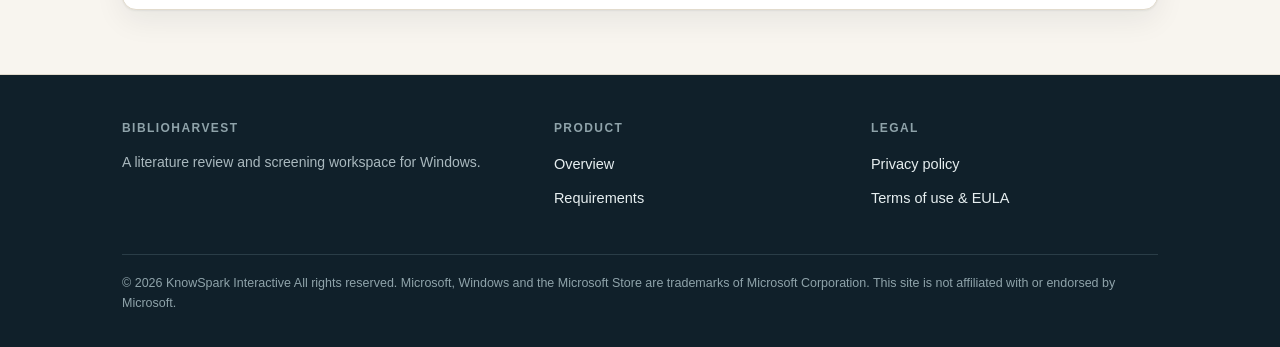
<file: support.html>
<!DOCTYPE html>
<html lang="en">
<head>
<meta charset="utf-8">
<meta name="viewport" content="width=device-width, initial-scale=1">
<title>Support and FAQ — BiblioHarvest</title>
<meta name="description" content="Getting started, the free allowance and credits, AI providers, data and privacy, troubleshooting and contact for BiblioHarvest.">
<link rel="icon" href="img/logo.png">
<link rel="stylesheet" href="style.css">
</head>
<body>

<header class="site-header">
  <div class="wrap">
    <a class="brand" href="index.html">
      <img src="img/logo.png" alt="">
      <span>BiblioHarvest<small>Literature review workspace</small></span>
    </a>
    <nav class="nav">
      <a href="index.html">Overview</a>
      <a href="privacy.html">Privacy</a>
      <a href="terms.html">Terms</a>
      <a class="btn btn-gold" href="https://apps.microsoft.com/detail/9P6FHX5VFR1T">Get the app</a>
    </nav>
  </div>
</header>

<main class="band">
  <div class="wrap">
    <article class="doc">
      <h1>Support</h1>
      <p class="meta">For BiblioHarvest 2.9.x on Windows 10 and 11 · Replies within two business days</p>

      <p>Most questions are answered below. If yours is not, write to
        <a href="mailto:support.biblioharvest@gmail.com">support.biblioharvest@gmail.com</a> with the app version
        (<em>Settings → About</em>) and what you were doing when the problem appeared.</p>

      <h2>Getting started</h2>
      <p><strong>How do I run my first search?</strong><br>
        Install from the Microsoft Store, open the app and type your research question in the box on the home
        screen. Leave the query options at their defaults for a first run — the app expands the question into
        keyword variations for you. Choose the databases, press Search, and results appear in the table as each
        source returns.</p>

      <p><strong>Do I need an API key to use it?</strong><br>
        No. Searching, screening, curation and export work with the built-in local relevance engine and no key
        of any kind. Keys are only needed if you want the optional AI features.</p>

      <p><strong>Which databases are searched?</strong><br>
        PubMed, Europe PMC, OpenAlex, Crossref and arXiv. You can limit a run to a subset.</p>

      <p><strong>Does it work offline?</strong><br>
        Screening an existing result set and exporting workbooks work offline. New searches, PDF retrieval and
        AI calls need an internet connection.</p>

      <h2>The free allowance and credits</h2>
      <p><strong>How much can I use for free?</strong><br>
        Every install gets a daily allowance of use at no cost, reset each day. The remaining time is shown in
        the status bar and in <em>Settings → Usage</em>, which is the authoritative figure for your machine.</p>

      <p><strong>What happens when the allowance runs out?</strong><br>
        A dialog offers three choices: wait for the next day's allowance, buy a credit pack from the Microsoft
        Store, or complete an optional sponsored view for a few extra minutes. Nothing is deleted — your
        results and curated set are still there when you come back.</p>

      <p><strong>Do credits expire?</strong><br>
        No. Purchased credits stay on the machine until they are used.</p>

      <p><strong>How do I get a refund?</strong><br>
        Purchases are processed by Microsoft, so refunds go through
        <a href="https://support.microsoft.com/account-billing">Microsoft Store support</a>, not the developer.</p>

      <p><strong>Why is there a sponsored line?</strong><br>
        It funds the free tier. It is one dismissible line above the status bar plus an optional sponsored
        view; closing it hides it for the session, and it never covers your work. The current build shows the
        developer's own messages only — no third-party ad network and no data collected for advertising. See the
        <a href="privacy.html#advertising">privacy policy</a>.</p>

      <p><strong>What is free, and what needs a sponsored view?</strong><br>
        Search, screening, curation and export are free. The free plan includes three free uses each of AI with
        your own key, PDF download and analysis. After those, and always for a database search and the initial
        Excel export, one short sponsored view unlocks one use — five unlocks a day, resetting at midnight.
        Declining is always allowed and nothing is permanently locked.</p>

      <p><strong>How much is Pro?</strong><br>
        ₹50 for one week or ₹250 for one month, with every limit and all advertising removed. Subscriptions are
        not sold yet; the app says so when you open its plans window.</p>

      <h2>AI features</h2>
      <p><strong>Which providers are supported?</strong><br>
        Google Gemini, OpenAI, Groq, and Ollama for a model running on your own machine. Enter the key (or the
        local endpoint, for Ollama) in <em>Settings → AI</em>.</p>

      <p><strong>Where does my key go?</strong><br>
        It is stored locally in <code>%LOCALAPPDATA%\BiblioHarvest</code> and sent only to the provider you
        selected. It is never transmitted to the developer.</p>

      <p><strong>The AI button says it is unavailable.</strong><br>
        That means no provider is configured, or the key was rejected. Check the key, the provider's quota and
        your connection. Everything else in the app continues to work without it.</p>

      <p><strong>Should I trust the AI output?</strong><br>
        Treat it as a first pass. It can be incomplete or wrong, and it is not a substitute for reading the
        paper. Verify anything you put in a thesis or a submission.</p>

      <h2>Data and privacy</h2>
      <p><strong>Where is my work stored?</strong><br>
        In <code>%LOCALAPPDATA%\BiblioHarvest</code>, together with exported workbooks wherever you saved them.
        Copy that folder to back up your settings and curated sets.</p>

      <p><strong>Can you see my searches?</strong><br>
        No. There is no BiblioHarvest account and no developer server. The only outbound traffic is to the
        sources described in the <a href="privacy.html">privacy policy</a>.</p>

      <p><strong>How do I remove everything?</strong><br>
        Uninstall from Windows Settings, then delete <code>%LOCALAPPDATA%\BiblioHarvest</code>.</p>

      <h2>Troubleshooting</h2>
      <p><strong>A search returns nothing.</strong><br>
        Check that at least one database is selected, and try a broader question. Some fields and filters are
        not supported by every source; the app drops the unsupported part of the query rather than failing the
        whole run.</p>

      <p><strong>PDFs will not download.</strong><br>
        Only open-access copies are fetched automatically. Many publisher pages need a click-through or an
        institutional login, so the app hands those to your browser. A paywalled article will not download — use
        your library's access.</p>

      <p><strong>A journal metric is blank.</strong><br>
        Deliberate. Values are only filled where a public source provides them for that title and year; the app
        leaves the cell empty rather than guessing.</p>

      <p><strong>The app will not start after an update.</strong><br>
        In Windows Settings → Apps, use <em>Advanced options → Repair</em> for BiblioHarvest, then
        <em>Reset</em> if repair does not help. Reset removes local settings, so copy the data folder first if
        you keep curated sets there.</p>

      <p><strong>Reporting a bug.</strong><br>
        Send the app version, what you did, what happened, and the most recent file from the app's
        <code>logs</code> folder. Remove any API keys before attaching a log or screenshot.</p>

      <h2>Requirements</h2>
      <table class="spec" style="margin-top:8px">
        <tr><th>Windows</th><td>10 version 1809 (build 17763) or later, or Windows 11</td></tr>
        <tr><th>Architecture</th><td>64-bit (x64)</td></tr>
        <tr><th>Memory</th><td>4 GB RAM</td></tr>
        <tr><th>Disk</th><td>About 700 MB</td></tr>
        <tr><th>Internet</th><td>For searching, PDFs and any AI provider</td></tr>
      </table>

      <h2 id="contact">Contact</h2>
      <p>Support and data-protection enquiries:
        <a href="mailto:support.biblioharvest@gmail.com">support.biblioharvest@gmail.com</a><br>
        Response time: within two business days. Include the app version so we can reproduce the issue.</p>
      <p>Institutional, lab and library licences: write to the same address with the number of people and
        devices you need to cover.</p>
    </article>
  </div>
</main>

<footer class="site-footer">
  <div class="wrap">
    <div>
      <h4>BiblioHarvest</h4>
      <p>A literature review and screening workspace for Windows.</p>
    </div>
    <div>
      <h4>Product</h4>
      <ul>
        <li><a href="index.html">Overview</a></li>
        <li><a href="index.html#requirements">Requirements</a></li>
      </ul>
    </div>
    <div>
      <h4>Legal</h4>
      <ul>
        <li><a href="privacy.html">Privacy policy</a></li>
        <li><a href="terms.html">Terms of use &amp; EULA</a></li>
      </ul>
    </div>
    <div class="legal">© 2026 KnowSpark Interactive All rights reserved. Microsoft, Windows and the Microsoft Store are
      trademarks of Microsoft Corporation. This site is not affiliated with or endorsed by Microsoft.</div>
  </div>
</footer>

</body>
</html>
</file>
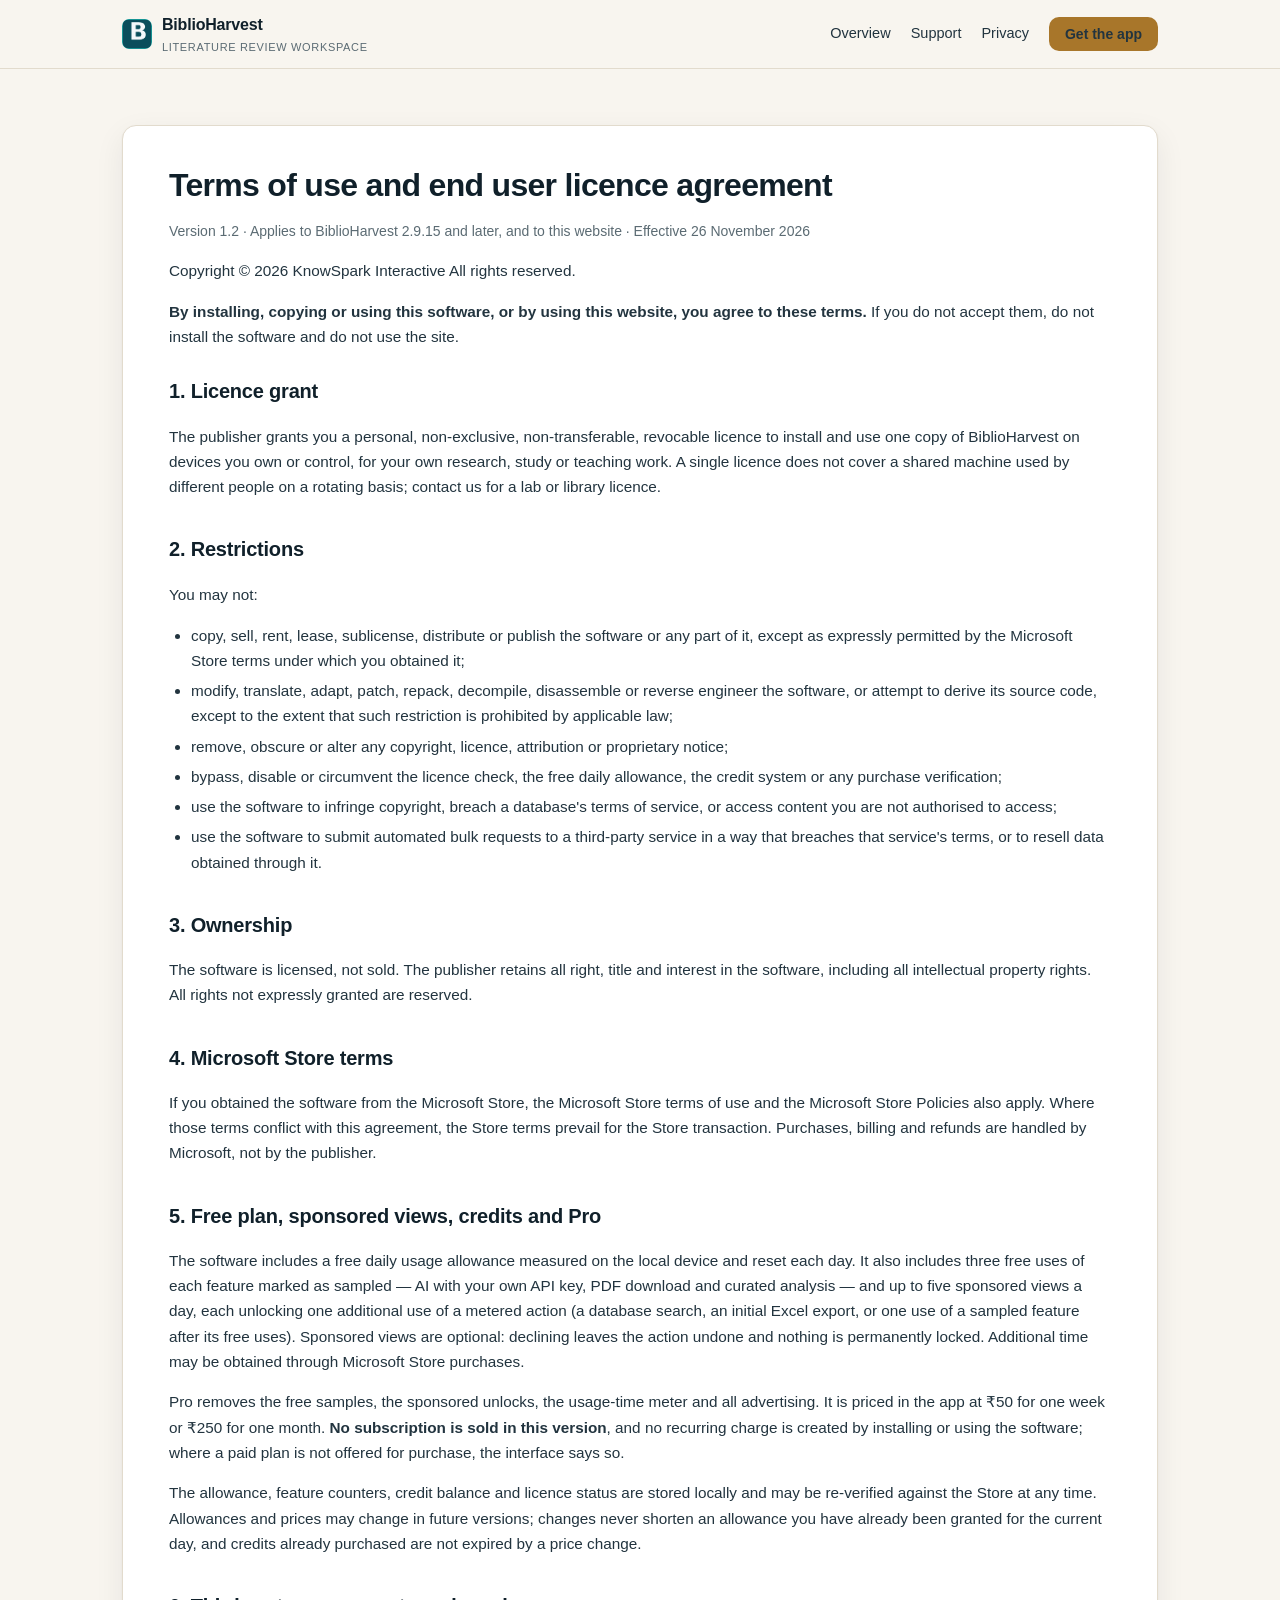
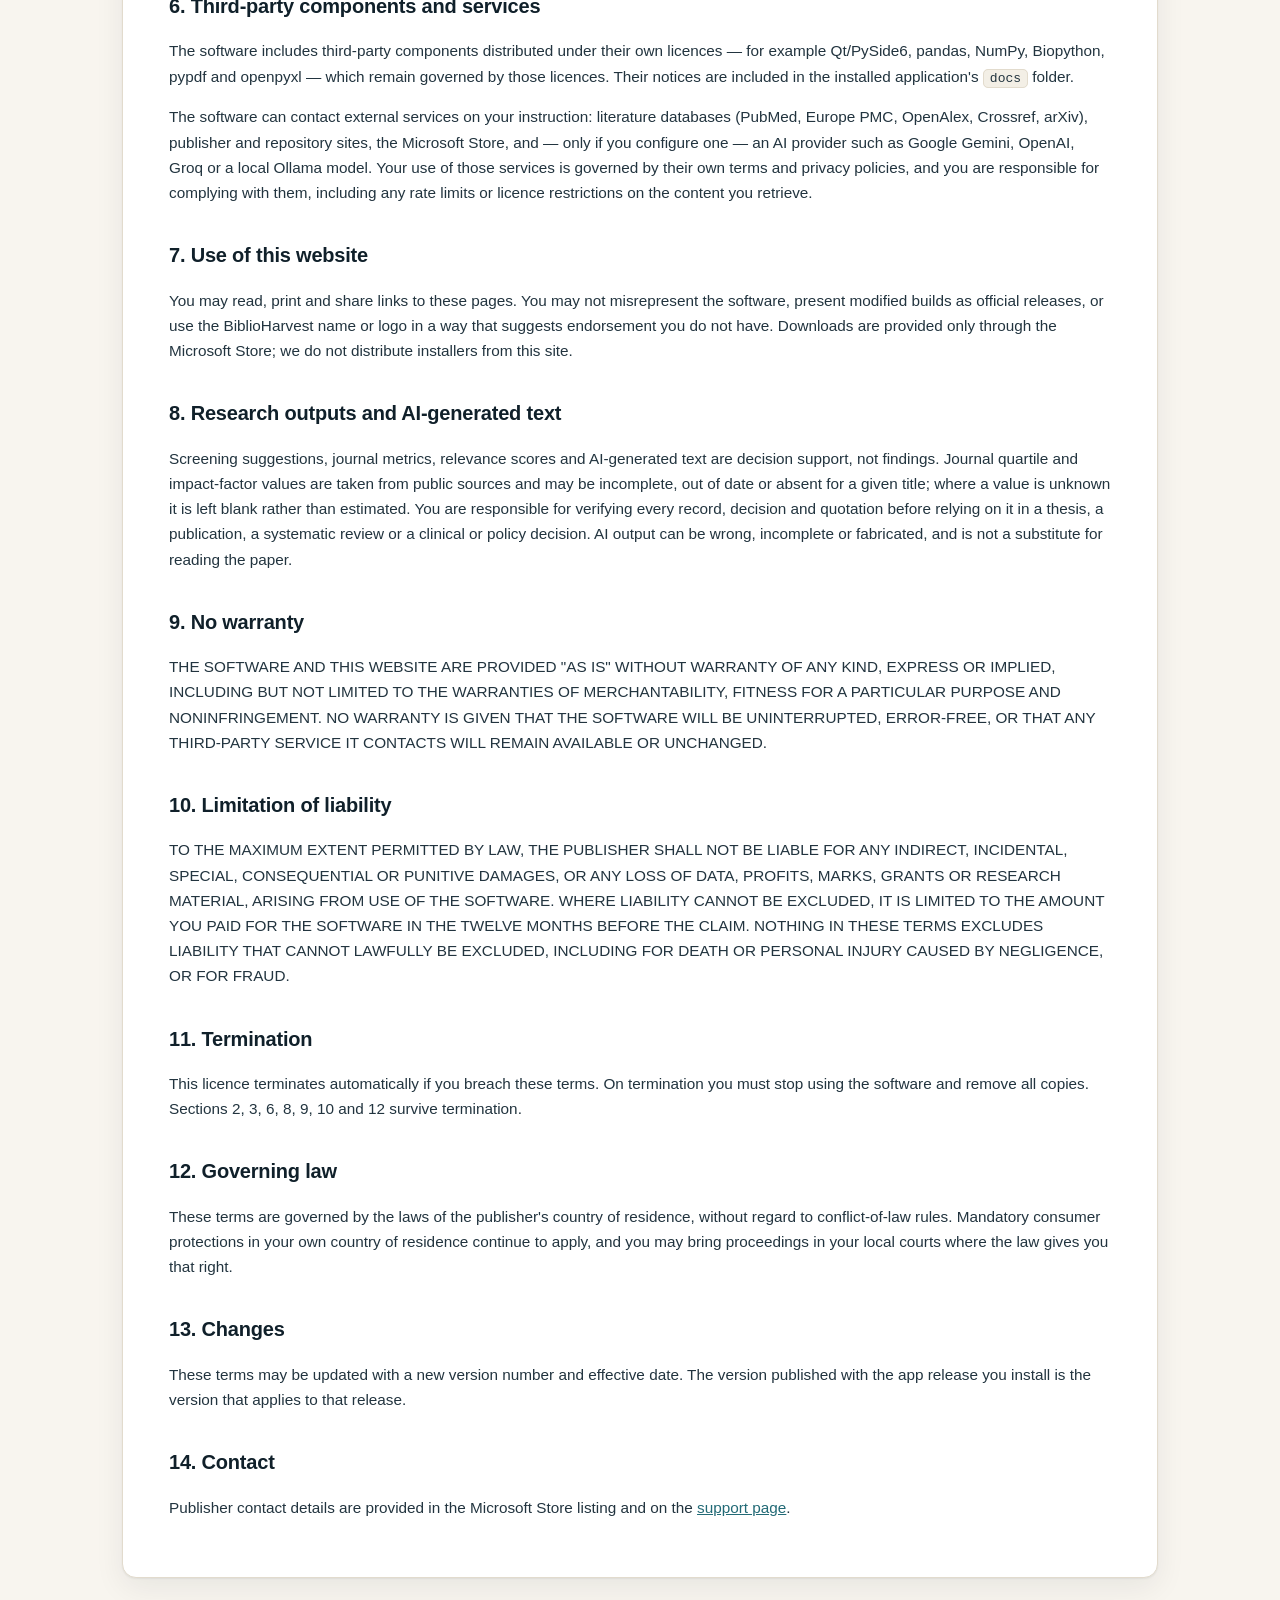
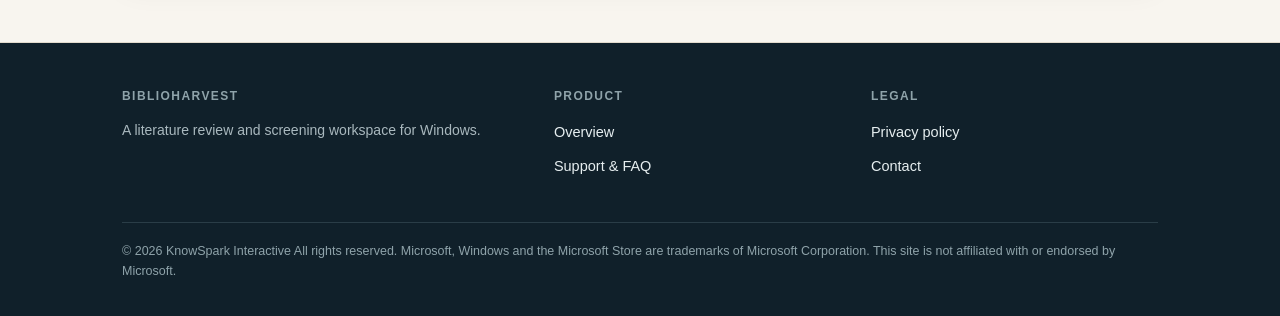
<file: terms.html>
<!DOCTYPE html>
<html lang="en">
<head>
<meta charset="utf-8">
<meta name="viewport" content="width=device-width, initial-scale=1">
<title>Terms of use and EULA — BiblioHarvest</title>
<meta name="description" content="End user licence agreement and website terms of use for BiblioHarvest, the Windows literature review workspace.">
<link rel="icon" href="img/logo.png">
<link rel="stylesheet" href="style.css">
</head>
<body>

<header class="site-header">
  <div class="wrap">
    <a class="brand" href="index.html">
      <img src="img/logo.png" alt="">
      <span>BiblioHarvest<small>Literature review workspace</small></span>
    </a>
    <nav class="nav">
      <a href="index.html">Overview</a>
      <a href="support.html">Support</a>
      <a href="privacy.html">Privacy</a>
      <a class="btn btn-gold" href="https://apps.microsoft.com/detail/9P6FHX5VFR1T">Get the app</a>
    </nav>
  </div>
</header>

<main class="band">
  <div class="wrap">
    <article class="doc">
      <h1>Terms of use and end user licence agreement</h1>
              <p class="meta">Version 1.2 · Applies to BiblioHarvest 2.9.15 and later, and to this website ·
        Effective 26 November 2026</p>

      <p>Copyright © 2026 KnowSpark Interactive All rights reserved.</p>

      <p><strong>By installing, copying or using this software, or by using this website, you agree to these
        terms.</strong> If you do not accept them, do not install the software and do not use the site.</p>

      <h2>1. Licence grant</h2>
      <p>The publisher grants you a personal, non-exclusive, non-transferable, revocable licence to install and
        use one copy of BiblioHarvest on devices you own or control, for your own research, study or teaching
        work. A single licence does not cover a shared machine used by different people on a rotating basis;
        contact us for a lab or library licence.</p>

      <h2>2. Restrictions</h2>
      <p>You may not:</p>
      <ul>
        <li>copy, sell, rent, lease, sublicense, distribute or publish the software or any part of it, except
          as expressly permitted by the Microsoft Store terms under which you obtained it;</li>
        <li>modify, translate, adapt, patch, repack, decompile, disassemble or reverse engineer the software,
          or attempt to derive its source code, except to the extent that such restriction is prohibited by
          applicable law;</li>
        <li>remove, obscure or alter any copyright, licence, attribution or proprietary notice;</li>
        <li>bypass, disable or circumvent the licence check, the free daily allowance, the credit system or any
          purchase verification;</li>
        <li>use the software to infringe copyright, breach a database's terms of service, or access content you
          are not authorised to access;</li>
        <li>use the software to submit automated bulk requests to a third-party service in a way that breaches
          that service's terms, or to resell data obtained through it.</li>
      </ul>

      <h2>3. Ownership</h2>
      <p>The software is licensed, not sold. The publisher retains all right, title and interest in the
        software, including all intellectual property rights. All rights not expressly granted are
        reserved.</p>

      <h2>4. Microsoft Store terms</h2>
      <p>If you obtained the software from the Microsoft Store, the Microsoft Store terms of use and the
        Microsoft Store Policies also apply. Where those terms conflict with this agreement, the Store terms
        prevail for the Store transaction. Purchases, billing and refunds are handled by Microsoft, not by the
        publisher.</p>

      <h2 id="allowance">5. Free plan, sponsored views, credits and Pro</h2>
      <p>The software includes a free daily usage allowance measured on the local device and reset each day.
        It also includes three free uses of each feature marked as sampled — AI with your own API key, PDF
        download and curated analysis — and up to five sponsored views a day, each unlocking one additional
        use of a metered action (a database search, an initial Excel export, or one use of a sampled feature
        after its free uses). Sponsored views are optional: declining leaves the action undone and nothing is
        permanently locked. Additional time may be obtained through Microsoft Store purchases.</p>
      <p>Pro removes the free samples, the sponsored unlocks, the usage-time meter and all advertising. It is
        priced in the app at ₹50 for one week or ₹250 for one month. <strong>No subscription is sold in this
        version</strong>, and no recurring charge is created by installing or using the software; where a paid
        plan is not offered for purchase, the interface says so.</p>
      <p>The allowance, feature counters, credit balance and licence status are stored locally and may be
        re-verified against the Store at any time. Allowances and prices may change in future versions;
        changes never shorten an allowance you have already been granted for the current day, and credits
        already purchased are not expired by a price change.</p>

      <h2 id="third-party">6. Third-party components and services</h2>
      <p>The software includes third-party components distributed under their own licences — for example
        Qt/PySide6, pandas, NumPy, Biopython, pypdf and openpyxl — which remain governed by those licences.
        Their notices are included in the installed application's <code>docs</code> folder.</p>
      <p>The software can contact external services on your instruction: literature databases (PubMed, Europe
        PMC, OpenAlex, Crossref, arXiv), publisher and repository sites, the Microsoft Store, and — only if you
        configure one — an AI provider such as Google Gemini, OpenAI, Groq or a local Ollama model. Your use of
        those services is governed by their own terms and privacy policies, and you are responsible for
        complying with them, including any rate limits or licence restrictions on the content you retrieve.</p>

      <h2 id="website">7. Use of this website</h2>
      <p>You may read, print and share links to these pages. You may not misrepresent the software, present
        modified builds as official releases, or use the BiblioHarvest name or logo in a way that suggests
        endorsement you do not have. Downloads are provided only through the Microsoft Store; we do not
        distribute installers from this site.</p>

      <h2>8. Research outputs and AI-generated text</h2>
      <p>Screening suggestions, journal metrics, relevance scores and AI-generated text are decision support,
        not findings. Journal quartile and impact-factor values are taken from public sources and may be
        incomplete, out of date or absent for a given title; where a value is unknown it is left blank rather
        than estimated. You are responsible for verifying every record, decision and quotation before relying
        on it in a thesis, a publication, a systematic review or a clinical or policy decision. AI output can
        be wrong, incomplete or fabricated, and is not a substitute for reading the paper.</p>

      <h2>9. No warranty</h2>
      <p>THE SOFTWARE AND THIS WEBSITE ARE PROVIDED "AS IS" WITHOUT WARRANTY OF ANY KIND, EXPRESS OR IMPLIED,
        INCLUDING BUT NOT LIMITED TO THE WARRANTIES OF MERCHANTABILITY, FITNESS FOR A PARTICULAR PURPOSE AND
        NONINFRINGEMENT. NO WARRANTY IS GIVEN THAT THE SOFTWARE WILL BE UNINTERRUPTED, ERROR-FREE, OR THAT ANY
        THIRD-PARTY SERVICE IT CONTACTS WILL REMAIN AVAILABLE OR UNCHANGED.</p>

      <h2>10. Limitation of liability</h2>
      <p>TO THE MAXIMUM EXTENT PERMITTED BY LAW, THE PUBLISHER SHALL NOT BE LIABLE FOR ANY INDIRECT,
        INCIDENTAL, SPECIAL, CONSEQUENTIAL OR PUNITIVE DAMAGES, OR ANY LOSS OF DATA, PROFITS, MARKS, GRANTS OR
        RESEARCH MATERIAL, ARISING FROM USE OF THE SOFTWARE. WHERE LIABILITY CANNOT BE EXCLUDED, IT IS LIMITED
        TO THE AMOUNT YOU PAID FOR THE SOFTWARE IN THE TWELVE MONTHS BEFORE THE CLAIM. NOTHING IN THESE TERMS
        EXCLUDES LIABILITY THAT CANNOT LAWFULLY BE EXCLUDED, INCLUDING FOR DEATH OR PERSONAL INJURY CAUSED BY
        NEGLIGENCE, OR FOR FRAUD.</p>

      <h2>11. Termination</h2>
      <p>This licence terminates automatically if you breach these terms. On termination you must stop using
        the software and remove all copies. Sections 2, 3, 6, 8, 9, 10 and 12 survive termination.</p>

      <h2>12. Governing law</h2>
      <p>These terms are governed by the laws of the publisher's country of residence, without regard to
        conflict-of-law rules. Mandatory consumer protections in your own country of residence continue to
        apply, and you may bring proceedings in your local courts where the law gives you that right.</p>

      <h2>13. Changes</h2>
      <p>These terms may be updated with a new version number and effective date. The version published with
        the app release you install is the version that applies to that release.</p>

      <h2>14. Contact</h2>
      <p>Publisher contact details are provided in the Microsoft Store listing and on the
        <a href="support.html#contact">support page</a>.</p>
    </article>
  </div>
</main>

<footer class="site-footer">
  <div class="wrap">
    <div>
      <h4>BiblioHarvest</h4>
      <p>A literature review and screening workspace for Windows.</p>
    </div>
    <div>
      <h4>Product</h4>
      <ul>
        <li><a href="index.html">Overview</a></li>
        <li><a href="support.html">Support &amp; FAQ</a></li>
      </ul>
    </div>
    <div>
      <h4>Legal</h4>
      <ul>
        <li><a href="privacy.html">Privacy policy</a></li>
        <li><a href="support.html#contact">Contact</a></li>
      </ul>
    </div>
    <div class="legal">© 2026 KnowSpark Interactive All rights reserved. Microsoft, Windows and the Microsoft Store are
      trademarks of Microsoft Corporation. This site is not affiliated with or endorsed by Microsoft.</div>
  </div>
</footer>

</body>
</html>
</file>
<file: style.css>
:root {
  --ink: #10202a;
  --ink-soft: #22343f;
  --paper: #f8f5ef;
  --paper-2: #fffdf9;
  --line: #e2dbcd;
  --gold: #a8762a;
  --gold-soft: #f0e3c9;
  --teal: #226a76;
  --muted: #5b6b73;
  --shadow: 0 1px 2px rgba(16, 32, 42, .06), 0 10px 30px rgba(16, 32, 42, .07);
  --radius: 14px;
  --wrap: 1080px;
}

* { box-sizing: border-box; }

html { scroll-behavior: smooth; }

body {
  margin: 0;
  background: var(--paper);
  color: var(--ink);
  font: 16px/1.65 "Segoe UI", -apple-system, BlinkMacSystemFont, Roboto, "Helvetica Neue", Arial, sans-serif;
  -webkit-font-smoothing: antialiased;
}

a { color: var(--teal); text-decoration: none; }
a:hover { text-decoration: underline; }

.wrap { width: 100%; max-width: var(--wrap); margin: 0 auto; padding: 0 22px; }

/* ------------------------------------------------------------------ header */
.site-header {
  position: sticky; top: 0; z-index: 20;
  background: rgba(248, 245, 239, .93);
  backdrop-filter: saturate(140%) blur(8px);
  border-bottom: 1px solid var(--line);
}
.site-header .wrap {
  display: flex; align-items: center; gap: 18px;
  min-height: 68px; flex-wrap: wrap;
}
.brand { display: flex; align-items: center; gap: 10px; font-weight: 650; letter-spacing: -.2px; color: var(--ink); }
.brand:hover { text-decoration: none; }
.brand img { width: 30px; height: 30px; border-radius: 7px; display: block; }
.brand small { display: block; font-weight: 400; font-size: 11px; color: var(--muted); letter-spacing: .06em; text-transform: uppercase; }

.nav { margin-left: auto; display: flex; align-items: center; gap: 20px; flex-wrap: wrap; }
.nav a { color: var(--ink-soft); font-size: 14.5px; }
.nav a:hover { color: var(--ink); text-decoration: none; }
.nav .btn { padding: 8px 15px; font-size: 14px; }

/* ------------------------------------------------------------------ button */
.btn {
  display: inline-block; border-radius: 10px; padding: 12px 20px;
  font-weight: 600; font-size: 15px; line-height: 1.2;
  border: 1px solid transparent; cursor: pointer; transition: .15s ease;
}
.btn:hover { text-decoration: none; transform: translateY(-1px); }
.btn-primary { background: var(--ink); color: #fff; }
.btn-primary:hover { background: #17303d; }
.btn-gold { background: var(--gold); color: #fff; }
.btn-gold:hover { background: #956721; }
.btn-ghost { background: transparent; color: var(--ink); border-color: #cfc5b2; }
.btn-ghost:hover { background: var(--paper-2); }

/* -------------------------------------------------------------------- hero */
.hero { padding: 60px 0 44px; }
.hero .wrap { display: grid; grid-template-columns: 1.05fr 1fr; gap: 44px; align-items: center; }
.eyebrow {
  display: inline-block; font-size: 12px; letter-spacing: .12em; text-transform: uppercase;
  color: var(--gold); font-weight: 700; margin: 0 0 14px;
}
h1 { font-size: 44px; line-height: 1.12; letter-spacing: -1.2px; margin: 0 0 16px; }
.hero p.lead { font-size: 18.5px; color: var(--ink-soft); margin: 0 0 26px; max-width: 33em; }
.hero-actions { display: flex; gap: 12px; flex-wrap: wrap; align-items: center; }
.hero-note { margin: 18px 0 0; font-size: 13.5px; color: var(--muted); }

.shot {
  display: block; width: 100%; height: auto;
  border: 1px solid var(--line); border-radius: var(--radius);
  box-shadow: var(--shadow); background: #fff;
}

/* ------------------------------------------------------------------ bands */
.band { padding: 56px 0; }
.band-alt { background: var(--paper-2); border-top: 1px solid var(--line); border-bottom: 1px solid var(--line); }
h2 { font-size: 29px; letter-spacing: -.6px; margin: 0 0 10px; }
h3 { font-size: 17px; margin: 0 0 6px; letter-spacing: -.2px; }
.section-intro { color: var(--muted); margin: 0 0 30px; max-width: 40em; font-size: 16.5px; }

.grid { display: grid; gap: 20px; }
.grid-2 { grid-template-columns: repeat(2, 1fr); }
.grid-3 { grid-template-columns: repeat(3, 1fr); }
.grid-4 { grid-template-columns: repeat(4, 1fr); }

.card {
  background: #fff; border: 1px solid var(--line); border-radius: var(--radius);
  padding: 22px; box-shadow: 0 1px 2px rgba(16, 32, 42, .04);
}
.card p { margin: 0; color: var(--ink-soft); font-size: 15px; }
.card .num {
  display: inline-flex; align-items: center; justify-content: center;
  width: 26px; height: 26px; border-radius: 50%;
  background: var(--gold-soft); color: #7a5416; font-weight: 700; font-size: 13px; margin-bottom: 12px;
}
.card .icon { font-size: 20px; margin-bottom: 10px; display: block; }

/* ------------------------------------------------------------------- steps */
.steps { counter-reset: step; display: grid; grid-template-columns: repeat(4, 1fr); gap: 18px; }
.step { background: #fff; border: 1px solid var(--line); border-radius: var(--radius); padding: 20px; }
.step h3 { display: flex; align-items: center; gap: 9px; }
.step h3::before {
  counter-increment: step; content: counter(step);
  display: inline-grid; place-items: center; width: 24px; height: 24px; flex: 0 0 auto;
  border-radius: 50%; background: var(--ink); color: #fff; font-size: 12.5px;
}
.step p { margin: 4px 0 0; font-size: 14.5px; color: var(--ink-soft); }

/* ----------------------------------------------------------------- gallery */
.gallery { display: grid; grid-template-columns: repeat(2, 1fr); gap: 22px; }
figure { margin: 0; }
figure img { width: 100%; height: auto; display: block; border: 1px solid var(--line); border-radius: 12px; box-shadow: var(--shadow); }
figcaption { font-size: 13.5px; color: var(--muted); margin-top: 9px; }

/* The screenshot section breaks out of the 1080px column and shows one shot per
   row, so each 1920x1080 capture lands at roughly three times its old width. */
#screens .wrap { max-width: 1560px; }
#screens .gallery { grid-template-columns: 1fr; gap: 36px; }
#screens figcaption { font-size: 15px; margin-top: 11px; }

/* ------------------------------------------------------------------- lists */
.checklist { list-style: none; padding: 0; margin: 0; display: grid; gap: 10px; }
.checklist li { position: relative; padding-left: 28px; color: var(--ink-soft); font-size: 15px; }
.checklist li::before {
  content: ""; position: absolute; left: 0; top: .42em;
  width: 15px; height: 8px; border-left: 2px solid var(--teal); border-bottom: 2px solid var(--teal);
  transform: rotate(-45deg);
}

table.spec { width: 100%; border-collapse: collapse; font-size: 15px; background: #fff; border: 1px solid var(--line); border-radius: var(--radius); overflow: hidden; }
table.spec th, table.spec td { text-align: left; padding: 12px 16px; border-bottom: 1px solid var(--line); vertical-align: top; }
table.spec th { width: 34%; color: var(--ink); font-weight: 600; background: #fbf8f2; }
table.spec tr:last-child th, table.spec tr:last-child td { border-bottom: 0; }

.pill { display: inline-block; font-size: 12px; font-weight: 700; letter-spacing: .04em; padding: 3px 9px; border-radius: 999px; background: var(--gold-soft); color: #7a5416; margin-left: 6px; vertical-align: 1px; }
.pill-free { background: #e2f0e6; color: #256b3c; }

/* ------------------------------------------------------------------ notice */
.notice {
  border-left: 3px solid var(--gold); background: #fdf8ee; border-radius: 0 10px 10px 0;
  padding: 16px 20px; font-size: 15px; color: var(--ink-soft);
}
.notice strong { color: var(--ink); }

/* --------------------------------------------------------------- legal doc */
.doc { background: #fff; border: 1px solid var(--line); border-radius: var(--radius); padding: 42px 46px; box-shadow: var(--shadow); }
.doc h1 { font-size: 32px; letter-spacing: -.7px; }
.doc h2 { font-size: 20px; margin: 34px 0 8px; letter-spacing: -.2px; }
.doc h2:first-of-type { margin-top: 26px; }
.doc p, .doc li { color: var(--ink-soft); font-size: 15.3px; }
.doc ul { padding-left: 22px; }
.doc li { margin: 5px 0; }
.doc .meta { color: var(--muted); font-size: 14px; margin-top: 0; }
.doc code { background: #f3efe6; border: 1px solid var(--line); border-radius: 5px; padding: 1px 6px; font-size: 13px; }
.doc a { text-decoration: underline; }

/* ------------------------------------------------------------------ footer */
.site-footer { border-top: 1px solid var(--line); background: var(--ink); color: #cfd9dd; padding: 44px 0 34px; margin-top: 8px; }
.site-footer .wrap { display: grid; grid-template-columns: 1.4fr 1fr 1fr; gap: 30px; }
.site-footer a { color: #e6eef0; font-size: 14.5px; }
.site-footer p { margin: 0 0 10px; font-size: 14px; color: #a9b8be; }
.site-footer h4 { font-size: 12px; letter-spacing: .12em; text-transform: uppercase; color: #8fa3aa; margin: 0 0 12px; }
.site-footer ul { list-style: none; margin: 0; padding: 0; display: grid; gap: 8px; }
.site-footer .legal { grid-column: 1 / -1; border-top: 1px solid #2a3d47; margin-top: 12px; padding-top: 18px; font-size: 12.5px; color: #8fa3aa; }

/* ------------------------------------------------------------- responsive */
@media (max-width: 900px) {
  .hero .wrap, .grid-2, .grid-3, .grid-4, .steps, .gallery, .site-footer .wrap { grid-template-columns: 1fr; }
  #screens .gallery { gap: 26px; }
  h1 { font-size: 34px; }
  .hero { padding: 38px 0 30px; }
  .band { padding: 40px 0; }
  .doc { padding: 28px 22px; }
  .site-footer .wrap { gap: 24px; }
}

@media print {
  .site-header, .site-footer, .btn, .nav { display: none !important; }
  body { background: #fff; }
  .doc { border: 0; box-shadow: none; padding: 0; }
}
</file>
